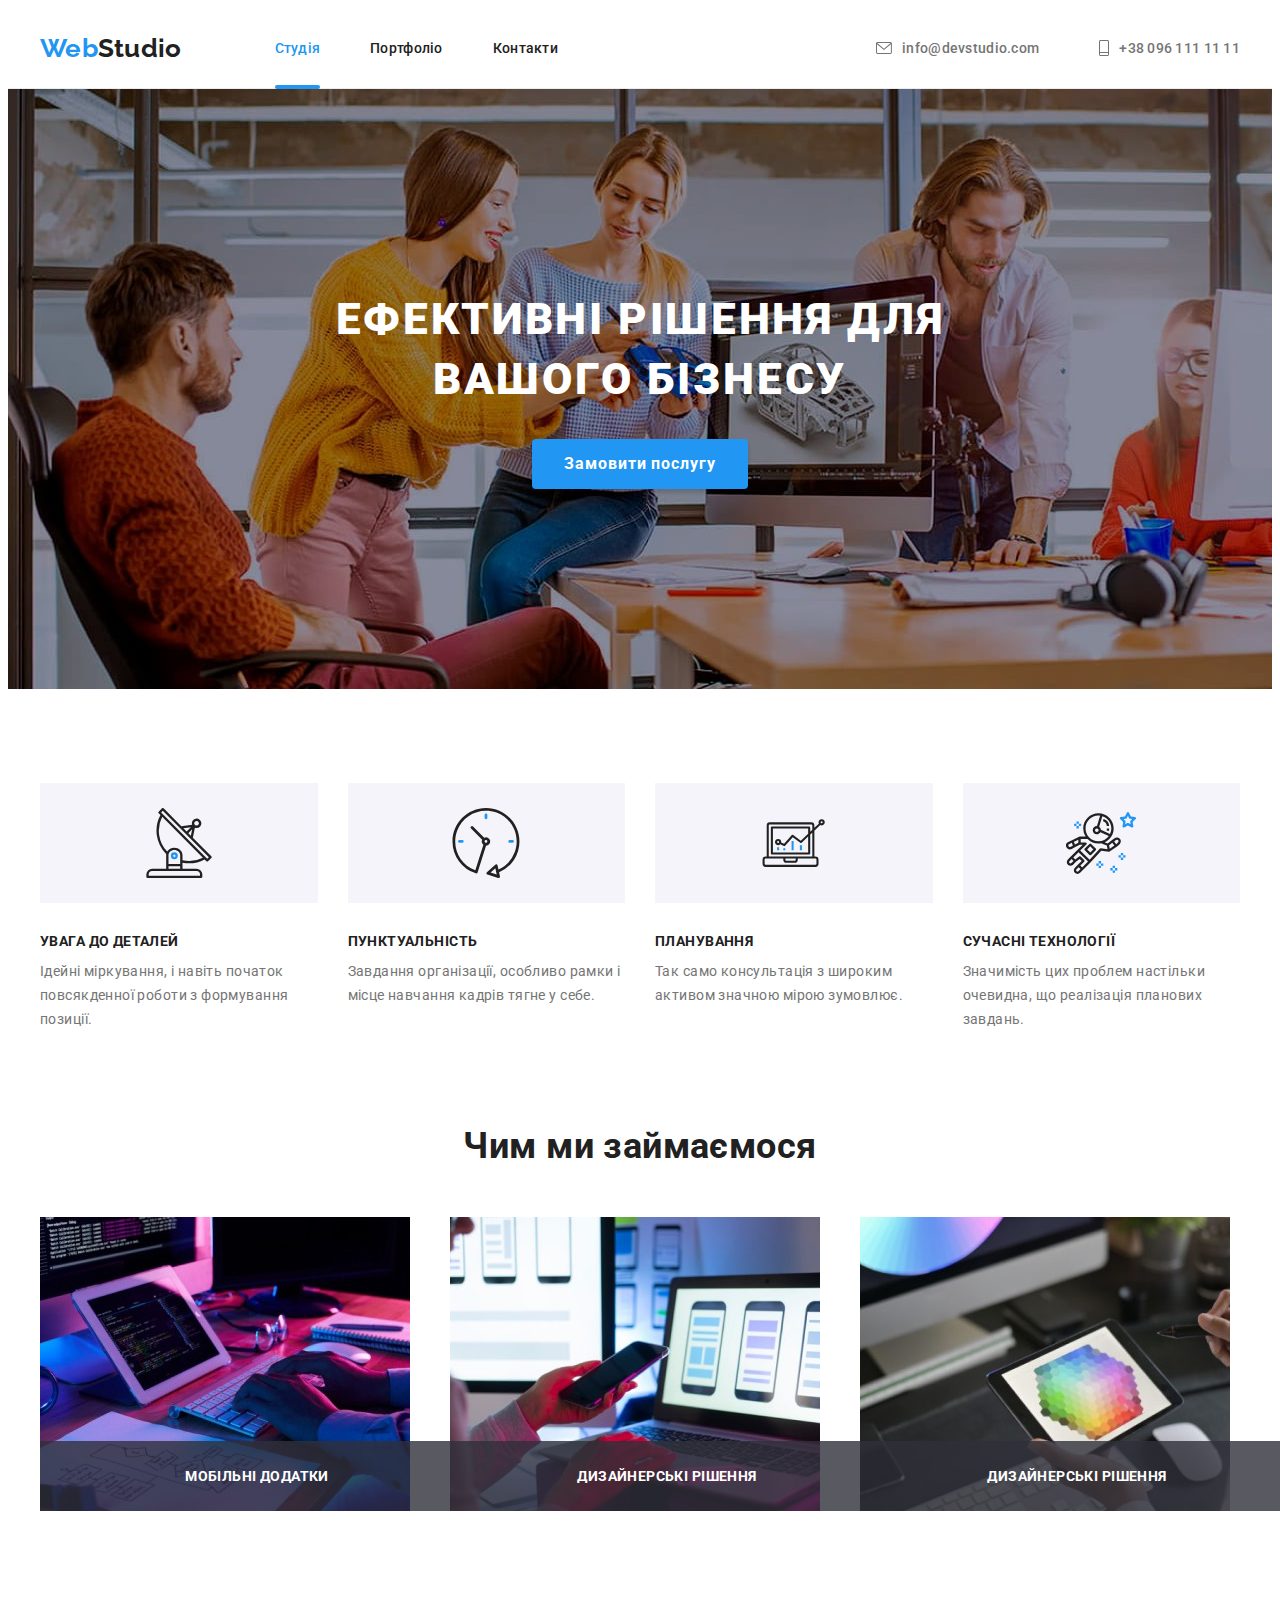
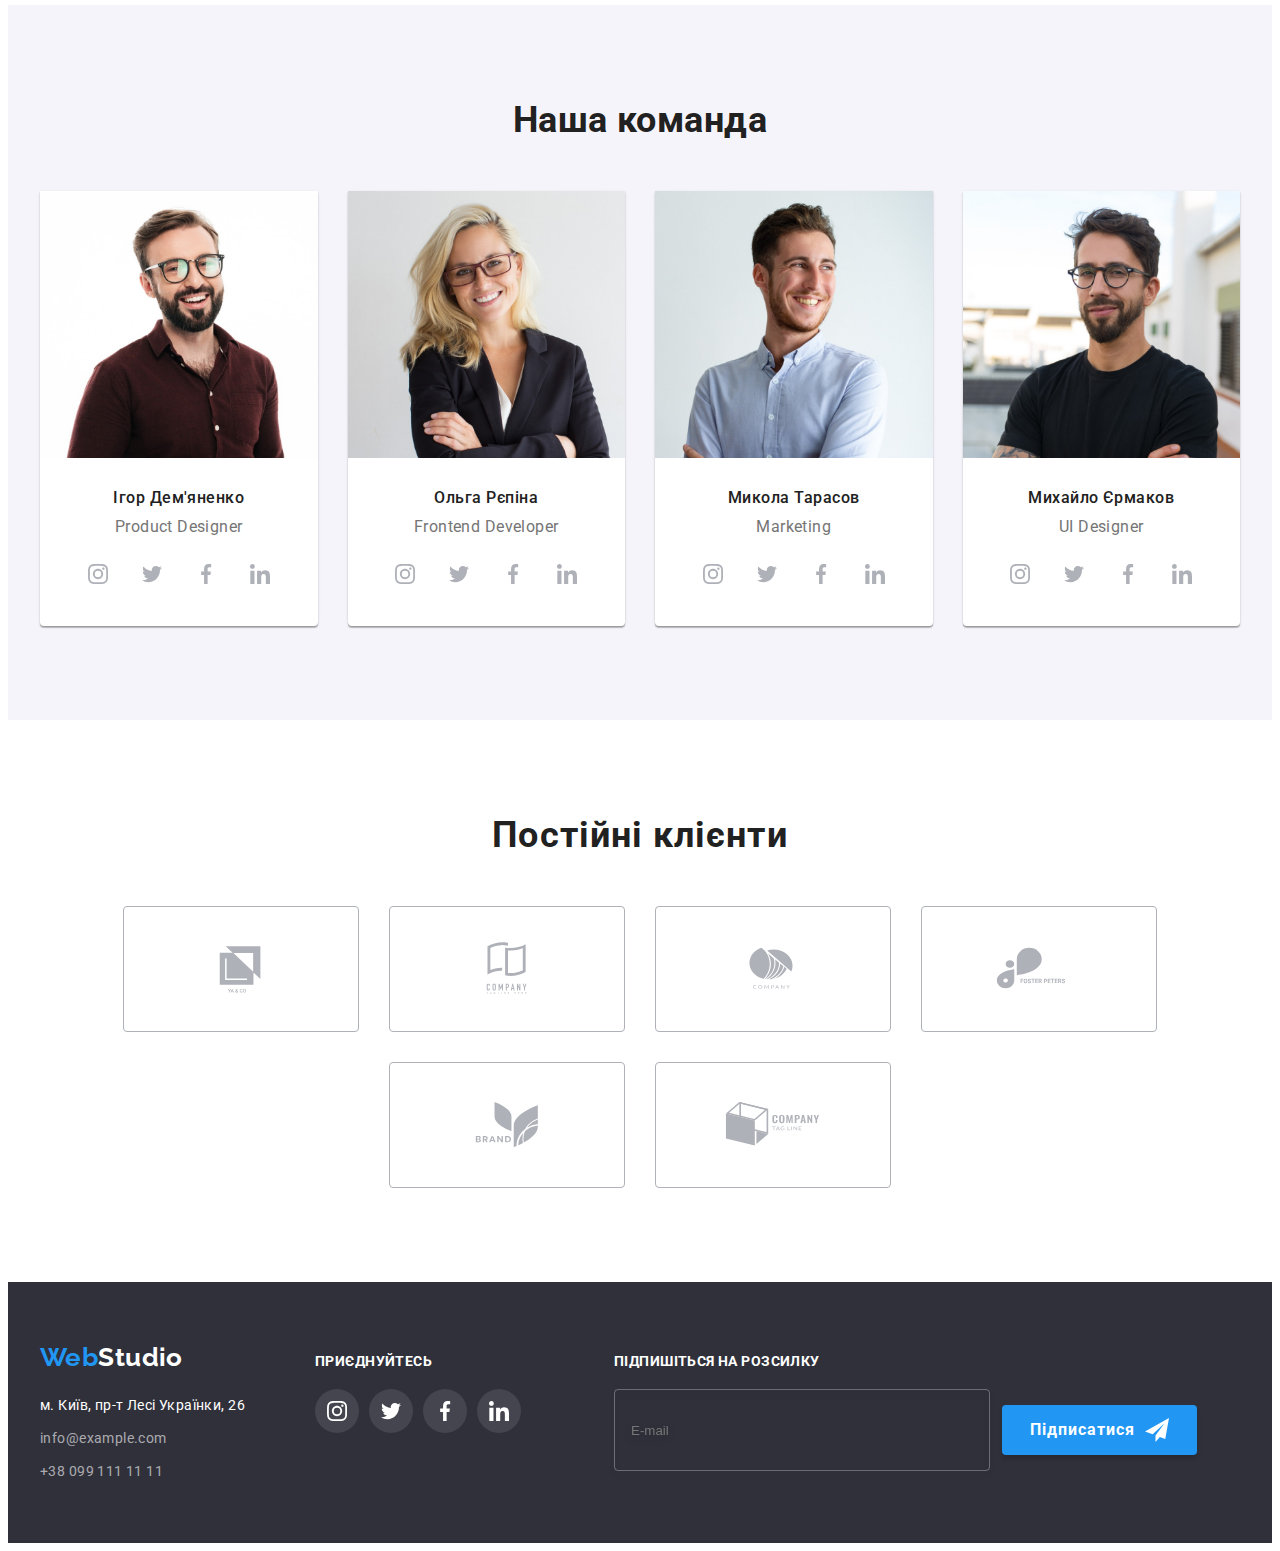
<file: index.html>
<!DOCTYPE html>
<html lang="uk">
  <head>
    <meta charset="UTF-8" />
    <meta http-equiv="X-UA-Compatible" content="IE=edge" />
    <meta name="viewport" content="width=device-width, initial-scale=1.0" />
    <title>Document</title>
    <!--Normalize start-->
    <link
      rel="stylesheet"
      href="https://cdnjs.cloudflare.com/ajax/libs/modern-normalize/1.1.0/modern-normalize.min.css"
      integrity="sha512-wpPYUAdjBVSE4KJnH1VR1HeZfpl1ub8YT/NKx4PuQ5NmX2tKuGu6U/JRp5y+Y8XG2tV+wKQpNHVUX03MfMFn9Q=="
      crossorigin="anonymous"
      referrerpolicy="no-referrer"
    />
    <!--Normalize end-->
    <link rel="preconnect" href="https://fonts.googleapis.com" />
    <link rel="preconnect" href="https://fonts.gstatic.com" crossorigin />
    <link
      rel="stylesheet"
      href="https://fonts.googleapis.com/css2?family=Raleway:wght@700&family=Roboto:wght@400;500;700;900&display=swap"
    />
    <link rel="stylesheet" href="./css/main.min.css" />
  </head>

  <body data-page>
    <!--Шапка профиля-->
    <header class="header" data-header>
      <div class="container header-nav">
        <a class="logo link" href="/">Web<span class="logo--black">Studio</span></a>
        <button class="menu__btn" type="button" data-menu-open>
          <svg class="menu__open-icon" width="40px" height="40px">
            <use href="./images/icons.svg#icon-menu"></use>
          </svg>
        </button>
        <div class="nav-contacts">
          <nav class="nav">
            <ul class="nav__list list">
              <li class="nav__item">
                <a class="nav__link nav-hover link nav__link--current-blu" href="index.html"
                  >Студія</a
                >
              </li>
              <li class="nav__item">
                <a class="nav__link nav-hover link" href="portfolio.html">Портфоліо</a>
              </li>
              <li class="nav__item">
                <a class="nav__link nav-hover link" href="./">Контакти</a>
              </li>
            </ul>
          </nav>
          <!--Contacts-->

          <ul class="contact list">
            <li class="contact__item">
              <a class="contact__link nav-hover link" href="mailto:info@devstudio.com"
                ><svg class="contact__icons" width="16px" height="12px">
                  <use href="./images/icons.svg#mail"></use></svg
                >info@devstudio.com</a
              >
            </li>
            <li class="contact__item">
              <a class="contact__link nav-hover link" href="tel:+380961111111"
                ><svg class="contact__icons" width="10px" height="16px">
                  <use href="./images/icons.svg#phone"></use></svg
                >+38 096 111 11 11</a
              >
            </li>
          </ul>
        </div>
      </div>
    </header>

    <!--hero section-->

    <main>
      <section class="hero section">
        <div class="container">
          <h1 class="hero__title">Ефективні рішення для вашого бізнесу</h1>
          <button class="hero__button" type="button" data-modal-open>Замовити послугу</button>
        </div>
      </section>

      <!--advantades-->
      <section class="advantades section">
        <div class="container">
          <ul class="advantades__list card-set list">
            <li class="advantades__item card-item">
              <div class="adventages__icons">
                <svg class="adventages--current-blu" width="70px" height="70px">
                  <use href="./images/icons.svg#antenna"></use>
                </svg>
              </div>
              <h3 class="advantades__title item-title">УВАГА ДО ДЕТАЛЕЙ</h3>
              <p class="advantades__article">
                Ідейні міркування, і навіть початок повсякденної роботи з формування позиції.
              </p>
            </li>
            <li class="advantades__item card-item">
              <div class="adventages__icons">
                <svg class="adventages--current-blu" width="70px" height="70px">
                  <use href="./images/icons.svg#clock"></use>
                </svg>
              </div>
              <h3 class="advantades__title item-title">ПУНКТУАЛЬНІСТЬ</h3>
              <p class="advantades__article">
                Завдання організації, особливо рамки і місце навчання кадрів тягне у себе.
              </p>
            </li>
            <li class="advantades__item card-item">
              <div class="adventages__icons">
                <svg class="adventages--current-blu" width="70px" height="70px">
                  <use href="./images/icons.svg#diagram"></use>
                </svg>
              </div>
              <h3 class="advantades__title item-title">ПЛАНУВАННЯ</h3>
              <p class="advantades__article">
                Так само консультація з широким активом значною мірою зумовлює.
              </p>
            </li>
            <li class="advantades__item card-item">
              <div class="adventages__icons">
                <svg class="adventages--current-blu" width="70px" height="70px">
                  <use href="./images/icons.svg#astronaut"></use>
                </svg>
              </div>
              <h3 class="advantades__title item-title">СУЧАСНІ ТЕХНОЛОГІЇ</h3>
              <p class="advantades__article">
                Значимість цих проблем настільки очевидна, що реалізація планових завдань.
              </p>
            </li>
          </ul>
        </div>
      </section>

      <!--Work section-->
      <section class="work section">
        <div class="container">
          <h2 class="section-title">Чим ми займаємося</h2>
          <ul class="work__list list card-set">
            <li class="work__item card-item">
              <!--Desktop screen-->
              <picture>
                <source
                  media="(min-width: 1200px )"
                  srcset="./images\work\img1@1x_lg.webp 1x, ./images\work\img1@2x_lg.webp 2x"
                  type="image/webp"
                />
                <source
                  media="(min-width: 1200px )"
                  srcset="./images\work\img1@1x_lg.jpg 1x, ./images\work\img1@2x_lg.jpg 2x"
                  type="image/jpg"
                />
                <img
                  src="./images\work\img1@1x_lg.jpg"
                  class="work__img"
                  alt="Розробка мобільних додатків"
                  width="370"
                  height="290"
                />
              </picture>
              <h3 class="work__overlay-text item-title">МОБІЛЬНІ ДОДАТКИ</h3>
            </li>

            <li class="work__item card-item">
              <!--Desktop screen-->
              <picture>
                <source
                  media="(min-width: 1200px )"
                  srcset="./images\work\img2@1x_lg.webp 1x, ./images\work\img2@2x_lg.webp 2x"
                  type="image/webp"
                />
                <source
                  media="(min-width: 1200px )"
                  srcset="./images\work\img2@1x_lg.jpg 1x, ./images\work\img2@2x_lg.jpg 2x"
                  type="image/jpg"
                />
                <img
                  src="./images\work\img2@1x_lg.jpg"
                  class="work__img"
                  alt="Розробка дизайну"
                  width="370"
                  height="290"
                />
              </picture>
              <h3 class="work__overlay-text item-title">ДИЗАЙНЕРСЬКІ РІШЕННЯ</h3>
            </li>

            <li class="work__item card-item">
              <!--Desktop screen-->
              <picture>
                <source
                  media="(min-width: 1200px )"
                  srcset="./images\work\img3@1x_lg.webp 1x, ./images\work\img3@2x_lg.webp 2x"
                  type="image/webp"
                />
                <source
                  media="(min-width: 1200px )"
                  srcset="./images\work\img3@1x_lg.jpg 1x, ./images\work\img3@2x_lg.jpg 2x"
                  type="image/jpg"
                />
                <img
                  src="./images\work\img3@1x_lg.jpg"
                  class="work__img"
                  alt="Розробка дизайну"
                  width="370"
                  height="290"
                />
              </picture>
              <h3 class="work__overlay-text item-title">ДИЗАЙНЕРСЬКІ РІШЕННЯ</h3>
            </li>
          </ul>
        </div>
      </section>

      <!--Our comand-->

      <section class="command section">
        <div class="container">
          <h2 class="section-title">Наша команда</h2>
          <ul class="command__list card-set list">
            <li class="item command__item card-item">
              <!--Picture tag-->
              <picture>
                <!--Desktop screen-->
                <source
                  media="(min-width: 1200px )"
                  srcset="./images\command\igor@1x_lg.webp 1x, ./images\command\igor@2x_lg.webp 2x"
                  type="image/webp"
                />
                <source
                  media="(min-width: 1200px )"
                  srcset="./images\command\igor@1x_lg.jpg 1x, ./images\command\igor@2x_lg.jpg 2x"
                  type="image/jpg"
                />

                <!--tablet screen-->
                <source
                  media="(min-width: 768px )"
                  srcset="./images\command\igor@1x_md.webp 1x, ./images\command\igor@2x_md.webp 2x"
                  type="image/webp"
                />
                <source
                  media="(min-width: 768px )"
                  srcset="./images\command\igor@1x_md.jpg 1x, ./images\command\igor@2x_md.jpg 2x"
                  type="image/jpg"
                />
                <!--mobile screen-->
                <source
                  media="(max-width: 767px )"
                  srcset="./images\command\igor@1x_sm.webp 1x, ./images\command\igor@2x_sm.webp 2x"
                  type="image/webp"
                />
                <source
                  media="(max-width: 767px )"
                  srcset="./images\command\igor@1x_sm.jpg 1x, ./images\command\igor@2x_sm.jpg 2x"
                  type="image/jpg"
                />

                <img
                  src="./images\command\igor@1x_sm.jpg"
                  class="command__img"
                  alt="Ігор Дем'яненко"
                  width="270"
                  height="260"
                />
              </picture>
              <div class="command__border">
                <h3 class="command__subtitle">Ігор Дем'яненко</h3>
                <p class="command__article">Product Designer</p>

                <!--Social-icons 1-->
                <ul class="social list">
                  <li class="social__item item">
                    <a
                      class="social__link link"
                      href=""
                      target="_blank"
                      rel="noopener noreferrer"
                      aria-label="instagram"
                      ><svg class="social--fill-grey" width="20px" height="20px">
                        <use href="./images/icons.svg#instagram"></use></svg
                    ></a>
                  </li>
                  <li class="social__item item">
                    <a
                      class="social__link link"
                      href=""
                      target="_blank"
                      rel="noopener noreferrer"
                      aria-label="twitter"
                      ><svg class="social--fill-grey" width="20px" height="20px">
                        <use href="./images/icons.svg#twitter"></use></svg
                    ></a>
                  </li>
                  <li class="social__item item">
                    <a
                      class="social__link link"
                      href=""
                      target="_blank"
                      rel="noopener noreferrer"
                      aria-label="facebook"
                      ><svg class="social--fill-grey" width="20px" height="20px">
                        <use href="./images/icons.svg#facebook"></use></svg
                    ></a>
                  </li>
                  <li class="social__item item">
                    <a
                      class="social__link link"
                      href=""
                      target="_blank"
                      rel="noopener noreferrer"
                      aria-label="linkedin"
                      ><svg class="social--fill-grey" width="20px" height="20px">
                        <use href="./images/icons.svg#linkedin"></use></svg
                    ></a>
                  </li>
                </ul>
              </div>
            </li>
            <li class="item command__item card-item">
              <picture>
                <!--Desktop screen-->
                <source
                  media="(min-width: 1200px )"
                  srcset="./images\command\olga@1x_lg.webp 1x, ./images\command\olga@2x_lg.webp 2x"
                  type="image/webp"
                />
                <source
                  media="(min-width: 1200px )"
                  srcset="./images\command\olga@1x_lg.jpg 1x, ./images\command\olga@2x_lg.jpg 2x"
                  type="image/jpg"
                />

                <!--tablet screen-->
                <source
                  media="(min-width: 768px )"
                  srcset="./images\command\olga@1x_md.webp 1x, ./images\command\olga@2x_md.webp 2x"
                  type="image/webp"
                />
                <source
                  media="(min-width: 768px )"
                  srcset="./images\command\olga@1x_md.jpg 1x, ./images\command\olga@2x_md.jpg 2x"
                  type="image/jpg"
                />
                <!--mobile screen-->
                <source
                  media="(max-width: 767px )"
                  srcset="./images\command\olga@1x_sm.webp 1x, ./images\command\olga@2x_sm.webp 2x"
                  type="image/webp"
                />
                <source
                  media="(max-width: 767px )"
                  srcset="./images\command\olga@1x_sm.jpg 1x, ./images\command\olga@2x_sm.jpg 2x"
                  type="image/jpg"
                />
                <img
                  src="./images\command\olga@1x_sm.jpg"
                  class="command__img"
                  alt="Ольга Рєпіна"
                  width="270"
                  height="260"
                />
              </picture>
              <div class="command__border">
                <h3 class="command__subtitle">Ольга Рєпіна</h3>
                <p class="command__article">Frontend Developer</p>

                <!--Social-icons 2-->
                <ul class="social list">
                  <li class="social__item item">
                    <a
                      class="social__link link"
                      href=""
                      target="_blank"
                      rel="noopener noreferrer"
                      aria-label="instagram"
                      ><svg class="social--fill-grey" width="20px" height="20px">
                        <use href="./images/icons.svg#instagram"></use></svg
                    ></a>
                  </li>
                  <li class="social__item item">
                    <a
                      class="social__link link"
                      href=""
                      target="_blank"
                      rel="noopener noreferrer"
                      aria-label="twitter"
                      ><svg class="social--fill-grey" width="20px" height="20px">
                        <use href="./images/icons.svg#twitter"></use></svg
                    ></a>
                  </li>
                  <li class="social__item item">
                    <a
                      class="social__link link"
                      href=""
                      target="_blank"
                      rel="noopener noreferrer"
                      aria-label="facebook"
                      ><svg class="social--fill-grey" width="20px" height="20px">
                        <use href="./images/icons.svg#facebook"></use></svg
                    ></a>
                  </li>
                  <li class="social__item item">
                    <a
                      class="social__link link"
                      href=""
                      target="_blank"
                      rel="noopener noreferrer"
                      aria-label="linkedin"
                      ><svg class="social--fill-grey" width="20px" height="20px">
                        <use href="./images/icons.svg#linkedin"></use></svg
                    ></a>
                  </li>
                </ul>
              </div>
            </li>
            <li class="item command__item card-item">
              <!--Desktop screen-->
              <picture>
                <source
                  media="(min-width: 1200px )"
                  srcset="
                    ./images\command\nikolay@1x_lg.webp 1x,
                    ./images\command\nikolay@2x_lg.webp 2x
                  "
                  type="image/webp"
                />
                <source
                  media="(min-width: 1200px )"
                  srcset="
                    ./images\command\nikolay@1x_lg.jpg 1x,
                    ./images\command\nikolay@2x_lg.jpg 2x
                  "
                  type="image/jpg"
                />

                <!--tablet screen-->
                <source
                  media="(min-width: 768px )"
                  srcset="
                    ./images\command\nikolay@1x_md.webp 1x,
                    ./images\command\nikolay@2x_md.webp 2x
                  "
                  type="image/webp"
                />
                <source
                  media="(min-width: 768px )"
                  srcset="
                    ./images\command\nikolay@1x_md.jpg 1x,
                    ./images\command\nikolay@2x_md.jpg 2x
                  "
                  type="image/jpg"
                />
                <!--mobile screen-->
                <source
                  media="(max-width: 767px )"
                  srcset="
                    ./images\command\nikolay@1x_sm.webp 1x,
                    ./images\command\nikolay@2x_sm.webp 2x
                  "
                  type="image/webp"
                />
                <source
                  media="(max-width: 767px )"
                  srcset="
                    ./images\command\nikolay@1x_sm.jpg 1x,
                    ./images\command\nikolay@2x_sm.jpg 2x
                  "
                  type="image/jpg"
                />
                <img
                  src="./images\command\nikolay@1x_sm"
                  class="command__img"
                  alt="Микола Тарасов"
                  width="270"
                  height="260"
                />
              </picture>
              <div class="command__border">
                <h3 class="command__subtitle">Микола Тарасов</h3>
                <p class="command__article">Marketing</p>

                <!--Social-icons 3-->
                <ul class="social list">
                  <li class="social__item item">
                    <a
                      class="social__link link"
                      href=""
                      target="_blank"
                      rel="noopener noreferrer"
                      aria-label="instagram"
                      ><svg class="social--fill-grey" width="20px" height="20px">
                        <use href="./images/icons.svg#instagram"></use></svg
                    ></a>
                  </li>
                  <li class="social__item item">
                    <a
                      class="social__link link"
                      href=""
                      target="_blank"
                      rel="noopener noreferrer"
                      aria-label="twitter"
                      ><svg class="social--fill-grey" width="20px" height="20px">
                        <use href="./images/icons.svg#twitter"></use></svg
                    ></a>
                  </li>
                  <li class="social__item item">
                    <a
                      class="social__link link"
                      href=""
                      target="_blank"
                      rel="noopener noreferrer"
                      aria-label="facebook"
                      ><svg class="social--fill-grey" width="20px" height="20px">
                        <use href="./images/icons.svg#facebook"></use></svg
                    ></a>
                  </li>
                  <li class="social__item item">
                    <a
                      class="social__link link"
                      href=""
                      target="_blank"
                      rel="noopener noreferrer"
                      aria-label="linkedin"
                      ><svg class="social--fill-grey" width="20px" height="20px">
                        <use href="./images/icons.svg#linkedin"></use></svg
                    ></a>
                  </li>
                </ul>
              </div>
            </li>
            <li class="item command__item card-item">
              <picture>
                <!--desktop screen-->
                <source
                  media="(min-width: 1200px )"
                  srcset="
                    ./images\command\michail@1x_lg.webp 1x,
                    ./images\command\michail@2x_lg.webp 2x
                  "
                  type="image/webp"
                />
                <source
                  media="(min-width: 1200px )"
                  srcset="
                    ./images\command\michail@1x_lg.jpg 1x,
                    ./images\command\michail@2x_lg.jpg 2x
                  "
                  type="image/jpg"
                />

                <!--tablet screen-->
                <source
                  media="(min-width: 768px )"
                  srcset="
                    ./images\command\michail@1x_md.webp 1x,
                    ./images\command\michail@2x_md.webp 2x
                  "
                  type="image/webp"
                />
                <source
                  media="(min-width: 768px )"
                  srcset="
                    ./images\command\michail@1x_md.jpg 1x,
                    ./images\command\michail@2x_md.jpg 2x
                  "
                  type="image/jpg"
                />
                <!--mobile screen-->
                <source
                  media="(max-width: 767px )"
                  srcset="
                    ./images\command\michail@1x_sm.webp 1x,
                    ./images\command\michail@2x_sm.webp 2x
                  "
                  type="image/webp"
                />
                <source
                  media="(max-width: 767px )"
                  srcset="
                    ./images\command\michail@1x_sm.jpg 1x,
                    ./images\command\michail@2x_sm.jpg 2x
                  "
                  type="image/jpg"
                />
                <img
                  src="./images\command\michail@1x_sm.jpg"
                  class="command__img"
                  alt="Михайло Єрмаков"
                  width="270"
                  height="260"
                />
              </picture>
              <div class="command__border">
                <h3 class="command__subtitle">Михайло Єрмаков</h3>
                <p class="command__article">UI Designer</p>

                <!--Social-icons 4-->
                <ul class="social list">
                  <li class="social__item item">
                    <a
                      class="social__link link"
                      href=""
                      target="_blank"
                      rel="noopener noreferrer"
                      aria-label="instagram"
                      ><svg class="social--fill-grey" width="20px" height="20px">
                        <use href="./images/icons.svg#instagram"></use></svg
                    ></a>
                  </li>
                  <li class="social__item item">
                    <a
                      class="social__link link"
                      href=""
                      target="_blank"
                      rel="noopener noreferrer"
                      aria-label="twitter"
                      ><svg class="social--fill-grey" width="20px" height="20px">
                        <use href="./images/icons.svg#twitter"></use></svg
                    ></a>
                  </li>
                  <li class="social__item item">
                    <a
                      class="social__link link"
                      href=""
                      target="_blank"
                      rel="noopener noreferrer"
                      aria-label="facebook"
                      ><svg class="social--fill-grey" width="20px" height="20px">
                        <use href="./images/icons.svg#facebook"></use></svg
                    ></a>
                  </li>
                  <li class="social__item item">
                    <a
                      class="social__link link"
                      href=""
                      target="_blank"
                      rel="noopener noreferrer"
                      aria-label="linkedin"
                      ><svg class="social--fill-grey" width="20px" height="20px">
                        <use href="./images/icons.svg#linkedin"></use></svg
                    ></a>
                  </li>
                </ul>
              </div>
            </li>
          </ul>
        </div>
      </section>

      <!--CUSTOMERS-->

      <section class="customers section">
        <h2 class="customers__title section-title">Постійні клієнти</h2>
        <div class="container">
          <ul class="customers__list list card-set">
            <li class="customers__item card-item">
              <a
                href=""
                class="customers__link"
                target="_blank"
                rel="noopener noreferrer"
                aria-label="logo-company"
                ><svg class="customers__icon" width="106px" height="60px">
                  <use href="./images/icons.svg#logo1"></use></svg
              ></a>
            </li>
            <li class="customers__item card-item">
              <a
                href=""
                class="customers__link"
                target="_blank"
                rel="noopener noreferrer"
                aria-label="logo-company"
                ><svg class="customers__icon" width="106px" height="60px">
                  <use href="./images/icons.svg#logo2"></use></svg
              ></a>
            </li>
            <li class="customers__item card-item">
              <a
                href=""
                class="customers__link"
                target="_blank"
                rel="noopener noreferrer"
                aria-label="logo-company"
                ><svg class="customers__icon" width="106px" height="60px">
                  <use href="./images/icons.svg#logo3"></use></svg
              ></a>
            </li>
            <li class="customers__item card-item">
              <a
                href=""
                class="customers__link"
                target="_blank"
                rel="noopener noreferrer"
                aria-label="logo-company"
                ><svg class="customers__icon" width="106px" height="60px">
                  <use href="./images/icons.svg#logo4"></use></svg
              ></a>
            </li>
            <li class="customers__item card-item">
              <a
                href=""
                class="customers__link"
                target="_blank"
                rel="noopener noreferrer"
                aria-label="logo-company"
                ><svg class="customers__icon" width="106px" height="60px">
                  <use href="./images/icons.svg#logo5"></use></svg
              ></a>
            </li>
            <li class="customers__item card-item">
              <a
                href=""
                class="customers__link"
                target="_blank"
                rel="noopener noreferrer"
                aria-label="logo-company"
                ><svg class="customers__icon" width="106px" height="60px">
                  <use href="./images/icons.svg#logo6"></use></svg
              ></a>
            </li>
          </ul>
        </div>
      </section>
    </main>

    <!--Footer-->

    <footer class="footer">
      <div class="container footer-media">
        <div class="footer-laptop">
          <div class="footer__container">
            <a class="logo link" href="/"> Web<span class="logo--white">Studio</span></a>
            <address class="footer__adress">
              <ul class="footer__adress-list list">
                <li class="footer__adress-item">
                  <a
                    class="footer__adress-link link"
                    href="https://goo.gl/maps/TSJkPxfqwCvXyevN7"
                    rel="noreferrer noopener"
                    target="_blank"
                    >м. Київ, пр-т Лесі Українки, 26</a
                  >
                </li>
                <li class="footer__adress-item">
                  <a class="footer__adress-link footer-link-cl link" href="mailto:info@example.com"
                    >info@example.com</a
                  >
                </li>
                <li class="footer__adress-item">
                  <a class="footer__adress-link footer-link-cl link" href="tel:+380991111111"
                    >+38 099 111 11 11</a
                  >
                </li>
              </ul>
            </address>
          </div>

          <!--Join-in-->
          <div class="join">
            <h2 class="join__title item-title">приєднуйтесь</h2>
            <ul class="social list">
              <li class="social__item">
                <a href="" class="social__link join--grey-bg">
                  <svg class="join--fill-white" width="20px" height="20px">
                    <use href="./images/icons.svg#instagram"></use>
                  </svg>
                </a>
              </li>
              <li class="social__item">
                <a href="" class="social__link join--grey-bg">
                  <svg class="join--fill-white" width="20px" height="20px">
                    <use href="./images/icons.svg#twitter"></use>
                  </svg>
                </a>
              </li>
              <li class="social__item">
                <a href="" class="social__link join--grey-bg">
                  <svg class="join--fill-white" width="20px" height="20px">
                    <use href="./images/icons.svg#facebook"></use>
                  </svg>
                </a>
              </li>
              <li class="social__item">
                <a href="" class="social__link join--grey-bg">
                  <svg class="join--fill-white" width="20px" height="20px">
                    <use href="./images/icons.svg#linkedin"></use>
                  </svg>
                </a>
              </li>
            </ul>
          </div>
        </div>

        <!--Footer form-->
        <div class="footer__form">
          <h2 class="join__title item-title footer__form-title">Підпишіться на розсилку</h2>
          <form class="footer__form-email card-set">
            <label class="footer__label">
              <input class="footer__input" name="Пошта" type="email" placeholder="E-mail" />
            </label>
            <button class="footer__button hero__button" type="submit">
              Підписатися
              <svg width="24px" height="24px">
                <use href="./images/icons.svg#icon-footer-icon"></use>
              </svg>
            </button>
          </form>
        </div>
      </div>
    </footer>

    <!--Modal window-->

    <div class="backdrop is-hidden" data-modal>
      <div class="backdrop__modal">
        <button class="backdrop__btn" type="button" data-modal-close>
          <svg class="backdrop__btn-icon" width="11px" height="11px">
            <use href="./images/icons.svg#close-icon"></use>
          </svg>
        </button>
        <!--Form-modal-->
        <form class="form">
          <strong class="form__title">Залиште свої дані, ми вам передзвонимо</strong>
          <div class="form__group" role="group">
            <span class="form__text">Ім'я</span>
            <label class="form__label">
              <input class="form__input" name="Ім'я" type="text" />
              <svg class="form__icon" width="18px" height="18px">
                <use href="./images/icons.svg#icon-form-person"></use></svg
            ></label>

            <span class="form__text">Телефон</span>
            <label class="form__label">
              <input class="form__input" name="Телефон" type="tel" />
              <svg class="form__icon" width="18px" height="18px">
                <use href="./images/icons.svg#icon-form-phone"></use></svg
            ></label>

            <span class="form__text">Пошта</span>
            <label class="form__label">
              <input class="form__input" name="Пошта" type="email" />
              <svg class="form__icon" width="18px" height="18px">
                <use href="./images/icons.svg#icon-form-email"></use>
              </svg>
            </label>

            <span class="form__text">Коментарі</span>
            <label class="form__label">
              <textarea
                class="form__textarea"
                name="Comments"
                cols="30"
                rows="5"
                placeholder="Введіть текст"
              ></textarea>
            </label>
          </div>
          <!--checkbox-->
          <label class="checkbox">
            <input
              class="checkbox__input visually-hidden"
              name="checkbox"
              type="checkbox"
              checked
            />
            <svg class="checkbox__icon" width="16px" height="15px">
              <use class="checkbox--icon-uncheck" href="./images/icons.svg#icon-icon-uncheck"></use>
              <use class="checkbox--icon-check" href="./images/icons.svg#icon-icon-check"></use>
            </svg>
            <span class="checkbox__text"
              >Погоджуюся з розсилкою та приймаю
              <a class="checkbox__contract" target="_blank" rel="noopener noreferrer" href=""
                >Умови договору</a
              >
            </span>
          </label>
          <button class="form__button hero__button" type="submit">Відправити</button>
        </form>
      </div>
    </div>

    <!--Mobile-menu-->
    <div class="menu-overlay" data-menu>
      <div class="menu-container">
        <button class="menu__btn--close menu__btn" type="button" data-menu-close>
          <svg class="menu__close-icon" width="40px" height="40px">
            <use href="./images/icons.svg#icon-close"></use>
          </svg>
        </button>
        <ul class="mobile__list list">
          <li class="mobile__item">
            <a href="./index.html" class="mobile__link mobile__link--blu link">Студія</a>
          </li>
          <li class="mobile__item">
            <a href="./portfolio.html" class="mobile__link link">Портфоліо</a>
          </li>
          <li class="mobile__item"><a href="" class="mobile__link link">Контакти</a></li>
        </ul>
        <ul class="mobile-contact__list list">
          <li class="mobile-contact__item">
            <a class="mobile-contact__link link" href="+380961111111">+380961111111</a>
          </li>
          <li class="mobile-contact__item">
            <a
              class="mobile-contact__link mobile-contact__link--grey link"
              href="mailto:info@devstudio.com"
              >info@devstudio.com</a
            >
          </li>
        </ul>
        <ul class="mobile-social__list list">
          <li class="mobile-social__item">
            <a href="" class="mobile-social__link link">Instagram</a>
          </li>
          <li class="mobile-social__item">
            <a href="" class="mobile-social__link link">Twitter</a>
          </li>
          <li class="mobile-social__item">
            <a href="" class="mobile-social__link link">Facebook</a>
          </li>
          <li class="mobile-social__item">
            <a href="" class="mobile-social__link link">LinkedIn</a>
          </li>
        </ul>
      </div>
    </div>
    <script src="./js/modal.js"></script>
    <script src="./js/menu.js"></script>
  </body>
</html>
</file>
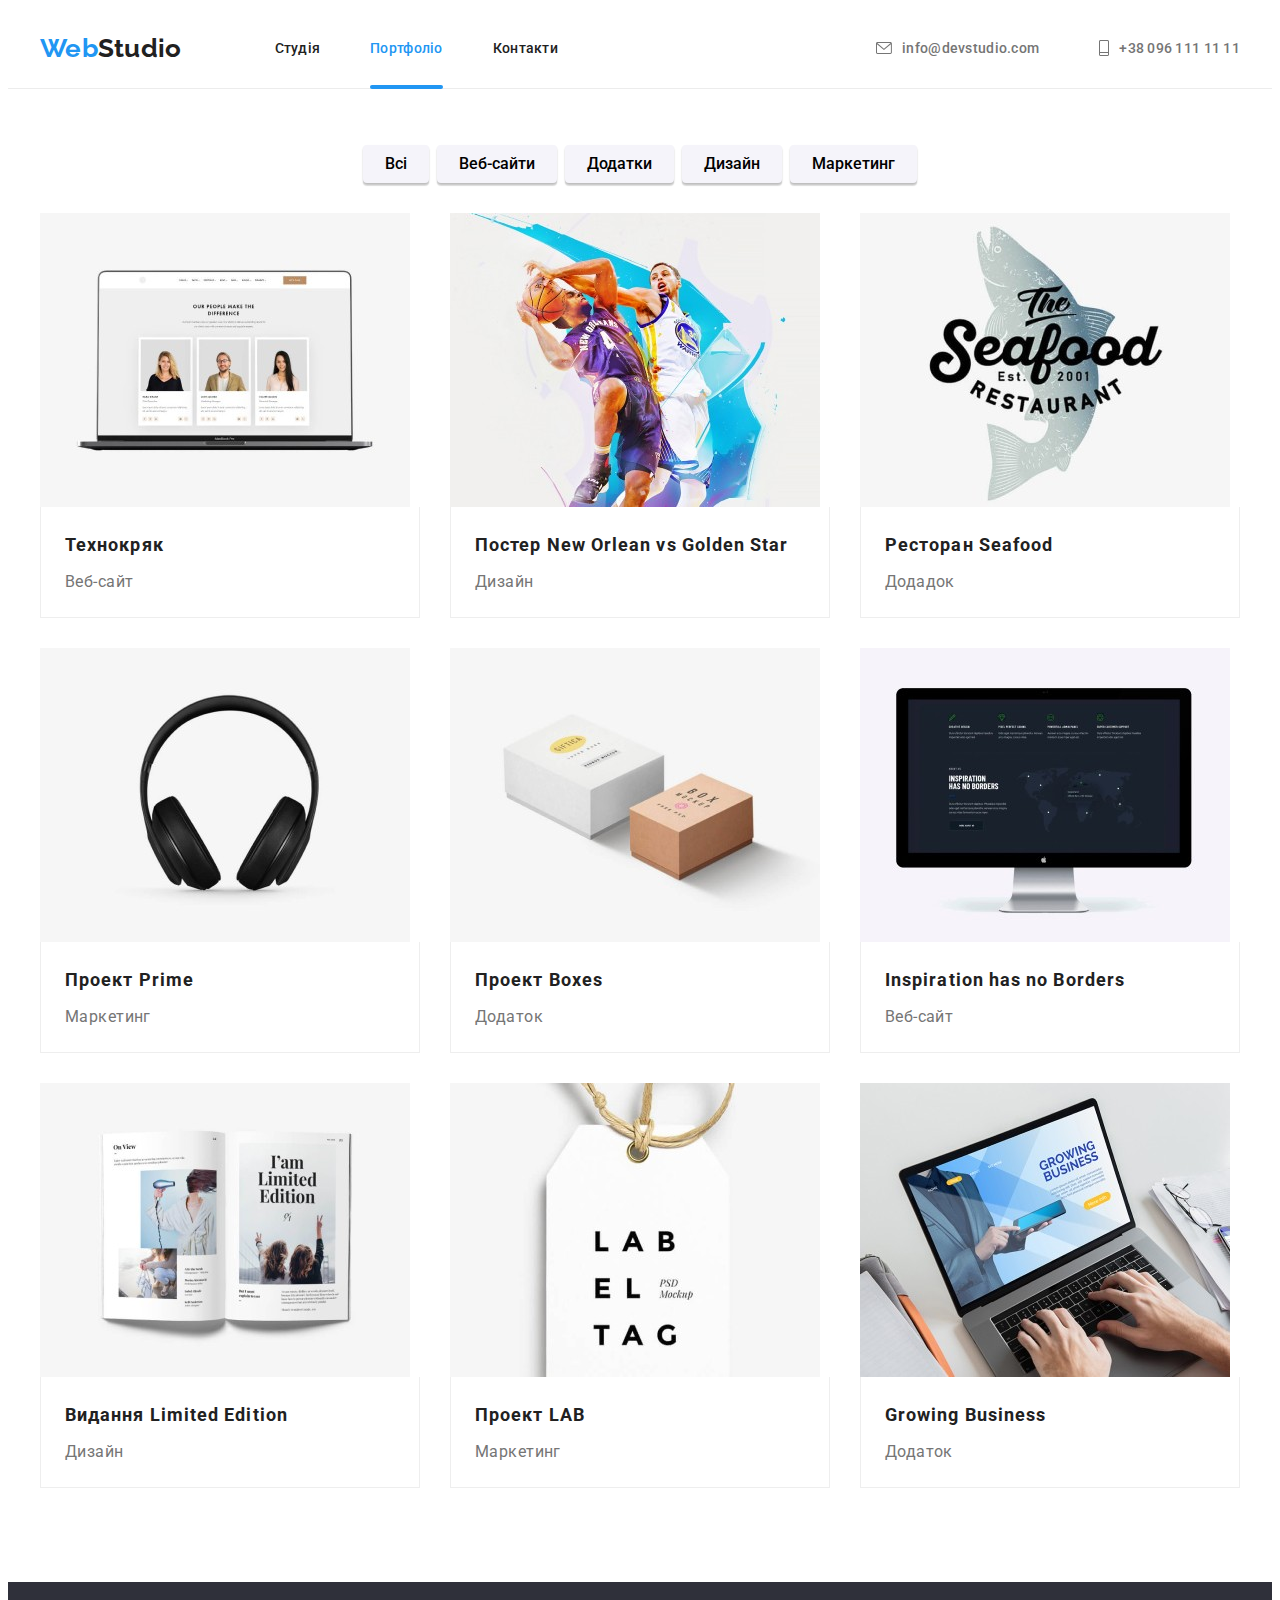
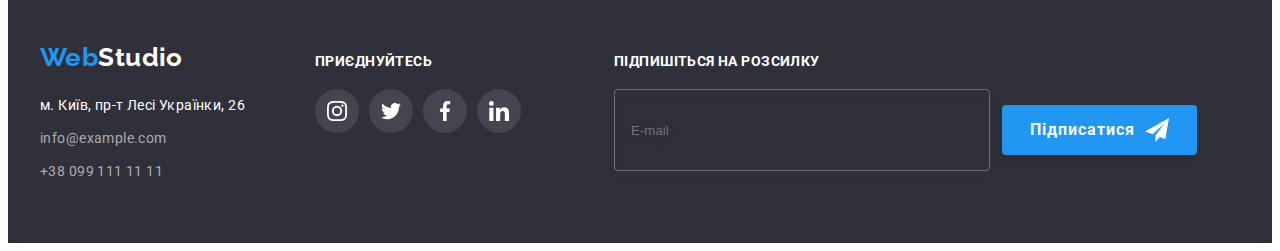
<file: portfolio.html>
<!DOCTYPE html>
<html lang="uk">
  <head>
    <meta charset="UTF-8" />
    <meta http-equiv="X-UA-Compatible" content="IE=edge" />
    <meta name="viewport" content="width=device-width, initial-scale=1.0" />
    <title>Document</title>
    <!--Normalize start-->
    <link
      rel="stylesheet"
      href="https://cdnjs.cloudflare.com/ajax/libs/modern-normalize/1.1.0/modern-normalize.min.css"
      integrity="sha512-wpPYUAdjBVSE4KJnH1VR1HeZfpl1ub8YT/NKx4PuQ5NmX2tKuGu6U/JRp5y+Y8XG2tV+wKQpNHVUX03MfMFn9Q=="
      crossorigin="anonymous"
      referrerpolicy="no-referrer"
    />
    <!--Normalize end-->
    <link rel="preconnect" href="https://fonts.googleapis.com" />
    <link rel="preconnect" href="https://fonts.gstatic.com" crossorigin />
    <link
      rel="stylesheet"
      href="https://fonts.googleapis.com/css2?family=Raleway:wght@700&family=Roboto:wght@400;500;700;900&display=swap"
    />
    <link rel="stylesheet" href="./css/main.min.css" />
  </head>

  <body>
    <!--Шапка профиля-->
    <header class="header" data-header>
      <div class="container header-nav">
        <a class="logo link" href="/">Web<span class="logo--black">Studio</span></a>
        <button class="menu__btn" type="button" data-menu-open>
          <svg class="menu__open-icon" width="40px" height="40px">
            <use href="./images/icons.svg#icon-menu"></use>
          </svg>
        </button>
        <div class="nav-contacts">
          <nav class="nav">
            <ul class="nav__list list">
              <li class="nav__item">
                <a class="nav__link nav-hover link" href="index.html">Студія</a>
              </li>
              <li class="nav__item">
                <a class="nav__link nav-hover link nav__link--current-blu" href="portfolio.html"
                  >Портфоліо</a
                >
              </li>
              <li class="nav__item">
                <a class="nav__link nav-hover link" href="./">Контакти</a>
              </li>
            </ul>
          </nav>
          <!--Contacts-->

          <ul class="contact list">
            <li class="contact__item">
              <a class="contact__link nav-hover link" href="mailto:info@devstudio.com"
                ><svg class="contact__icons" width="16px" height="12px">
                  <use href="./images/icons.svg#mail"></use></svg
                >info@devstudio.com</a
              >
            </li>
            <li class="contact__item">
              <a class="contact__link nav-hover link" href="tel:+380961111111"
                ><svg class="contact__icons" width="10px" height="16px">
                  <use href="./images/icons.svg#phone"></use></svg
                >+38 096 111 11 11</a
              >
            </li>
          </ul>
        </div>
      </div>
    </header>

    <!--Проекти-->
    <main>
      <section class="projects section">
        <div class="container">
          <h1 class="visually-hidden">Projects</h1>
          <ul class="projects__list list">
            <li class="projects__item">
              <button class="projects__btn" type="button">Всі</button>
            </li>
            <li class="projects__item">
              <button class="projects__btn" type="button">Веб-сайти</button>
            </li>
            <li class="projects__item">
              <button class="projects__btn" type="button">Додатки</button>
            </li>
            <li class="projects__item">
              <button class="projects__btn" type="button">Дизайн</button>
            </li>
            <li class="projects__item">
              <button class="projects__btn" type="button">Маркетинг</button>
            </li>
          </ul>

          <!--Portfolio-->

          <ul class="portfolio list card-set">
            <li class="portfolio__item card-item">
              <a class="portfolio__link link" href="">
                <div class="portfolio__photo">
                  <picture>
                    <!--Desktop screen-->
                    <source
                      media="(min-width: 1200px )"
                      srcset="
                        ./images\portfolio-images\img1@1x_lg.webp 1x,
                        ./images\portfolio-images\img1@2x_lg.webp 2x
                      "
                      type="image/webp"
                    />
                    <source
                      media="(min-width: 1200px )"
                      srcset="
                        ./images\portfolio-images\img1@1x_lg.jpg 1x,
                        ./images\portfolio-images\img1@2x_lg.jpg 2x
                      "
                      type="image/jpg"
                    />
                    <!--tablet screen-->
                    <source
                      media="(min-width: 768px )"
                      srcset="
                        ./images\portfolio-images\img1@1x_md.webp 1x,
                        ./images\portfolio-images\img1@2x_md.webp 2x
                      "
                      type="image/webp"
                    />
                    <source
                      media="(min-width: 768px )"
                      srcset="
                        ./images\portfolio-images\img1@1x_md.jpg 1x,
                        ./images\portfolio-images\img1@2x_md.jpg 2x
                      "
                      type="image/jpg"
                    />

                    <!--mobile screen-->

                    <source
                      media="(max-width: 768px )"
                      srcset="
                        ./images\portfolio-images\img1@1x_sm.webp 1x,
                        ./images\portfolio-images\img1@2x_sm.webp 2x
                      "
                      type="image/webp"
                    />
                    <source
                      media="(max-width: 768px )"
                      srcset="
                        ./images\portfolio-images\img1@1x_sm.jpg 1x,
                        ./images\portfolio-images\img1@2x_sm.jpg 2x
                      "
                      type="image/jpg"
                    />
                    <img
                      class="portfolio__img"
                      src="/images\portfolio-images\img1@1x_sm.jpg"
                      alt="Технокряк"
                      width="370"
                      height="294"
                    />
                  </picture>
                  <div class="portfolio__overlay">
                    <p class="portfolio__overlay-text">
                      Ресурс пропонує комплексні пропозиції з різним рівнем функціоналу та сервісів.
                      Все це дозволить відвідувачу отримати вичерпні відомості про компанію чи
                      приватну особу.
                    </p>
                  </div>
                </div>
                <div class="portfolio__border">
                  <h2 class="portfolio__title">Технокряк</h2>
                  <p class="portfolio__article">Веб-сайт</p>
                </div>
              </a>
            </li>
            <li class="portfolio__item card-item">
              <a class="portfolio__link link" href="">
                <div class="portfolio__photo">
                  <picture>
                    <!--Desktop screen-->
                    <source
                      media="(min-width: 1200px )"
                      srcset="
                        ./images\portfolio-images\img2@1x_lg.webp 1x,
                        ./images\portfolio-images\img2@2x_lg.webp 2x
                      "
                      type="image/webp"
                    />
                    <source
                      media="(min-width: 1200px )"
                      srcset="
                        ./images\portfolio-images\img2@1x_lg.jpg 1x,
                        ./images\portfolio-images\img2@2x_lg.jpg 2x
                      "
                      type="image/jpg"
                    />
                    <!--tablet screen-->
                    <source
                      media="(min-width: 768px )"
                      srcset="
                        ./images\portfolio-images\img2@1x_md.webp 1x,
                        ./images\portfolio-images\img2@2x_md.webp 2x
                      "
                      type="image/webp"
                    />
                    <source
                      media="(min-width: 768px )"
                      srcset="
                        ./images\portfolio-images\img2@1x_md.jpg 1x,
                        ./images\portfolio-images\img2@2x_md.jpg 2x
                      "
                      type="image/jpg"
                    />

                    <!--mobile screen-->

                    <source
                      media="(max-width: 768px )"
                      srcset="
                        ./images\portfolio-images\img2@1x_sm.webp 1x,
                        ./images\portfolio-images\img2@2x_sm.webp 2x
                      "
                      type="image/webp"
                    />
                    <source
                      media="(max-width: 768px )"
                      srcset="
                        ./images\portfolio-images\img2@1x_sm.jpg 1x,
                        ./images\portfolio-images\img2@2x_sm.jpg 2x
                      "
                      type="image/jpg"
                    />
                    <img
                      class="portfolio__img"
                      src="./images/portfolio-images/img2.jpg"
                      alt="Постер New Orlean vs Golden Star"
                      width="370"
                      height="294"
                    />
                  </picture>
                  <div class="portfolio__overlay">
                    <p class="portfolio__overlay-text">
                      Ресурс пропонує комплексні пропозиції з різним рівнем функціоналу та сервісів.
                      Все це дозволить відвідувачу отримати вичерпні відомості про компанію чи
                      приватну особу.
                    </p>
                  </div>
                </div>
                <div class="portfolio__border">
                  <h2 class="portfolio__title">Постер New Orlean vs Golden Star</h2>
                  <p class="portfolio__article">Дизайн</p>
                </div>
              </a>
            </li>
            <li class="portfolio__item card-item">
              <a class="portfolio__link link" href="">
                <div class="portfolio__photo">
                  <picture>
                    <!--Desktop screen-->
                    <source
                      media="(min-width: 1200px )"
                      srcset="
                        ./images\portfolio-images\img3@1x_lg.webp 1x,
                        ./images\portfolio-images\img3@2x_lg.webp 2x
                      "
                      type="image/webp"
                    />
                    <source
                      media="(min-width: 1200px )"
                      srcset="
                        ./images\portfolio-images\img3@1x_lg.jpg 1x,
                        ./images\portfolio-images\img3@2x_lg.jpg 2x
                      "
                      type="image/jpg"
                    />
                    <!--tablet screen-->
                    <source
                      media="(min-width: 768px )"
                      srcset="
                        ./images\portfolio-images\img3@1x_md.webp 1x,
                        ./images\portfolio-images\img3@2x_md.webp 2x
                      "
                      type="image/webp"
                    />
                    <source
                      media="(min-width: 768px )"
                      srcset="
                        ./images\portfolio-images\img3@1x_md.jpg 1x,
                        ./images\portfolio-images\img3@2x_md.jpg 2x
                      "
                      type="image/jpg"
                    />

                    <!--mobile screen-->

                    <source
                      media="(max-width: 768px )"
                      srcset="
                        ./images\portfolio-images\img3@1x_sm.webp 1x,
                        ./images\portfolio-images\img3@2x_sm.webp 2x
                      "
                      type="image/webp"
                    />
                    <source
                      media="(max-width: 768px )"
                      srcset="
                        ./images\portfolio-images\img3@1x_sm.jpg 1x,
                        ./images\portfolio-images\img3@2x_sm.jpg 2x
                      "
                      type="image/jpg"
                    />
                    <img
                      class="portfolio__img"
                      src="./images\portfolio-images\img3@1x_sm.jpg"
                      alt="Ресторан Seafood"
                      width="370"
                      height="294"
                    />
                  </picture>
                  <div class="portfolio__overlay">
                    <p class="portfolio__overlay-text">
                      Ресурс пропонує комплексні пропозиції з різним рівнем функціоналу та сервісів.
                      Все це дозволить відвідувачу отримати вичерпні відомості про компанію чи
                      приватну особу.
                    </p>
                  </div>
                </div>
                <div class="portfolio__border">
                  <h2 class="portfolio__title">Ресторан Seafood</h2>
                  <p class="portfolio__article">Додадок</p>
                </div>
              </a>
            </li>
            <li class="portfolio__item card-item">
              <a class="portfolio__link link" href="">
                <div class="portfolio__photo">
                  <picture>
                    <!--Desktop screen-->
                    <source
                      media="(min-width: 1200px )"
                      srcset="
                        ./images\portfolio-images\img4@1x_lg.webp 1x,
                        ./images\portfolio-images\img4@2x_lg.webp 2x
                      "
                      type="image/webp"
                    />
                    <source
                      media="(min-width: 1200px )"
                      srcset="
                        ./images\portfolio-images\img4@1x_lg.jpg 1x,
                        ./images\portfolio-images\img4@2x_lg.jpg 2x
                      "
                      type="image/jpg"
                    />
                    <!--tablet screen-->
                    <source
                      media="(min-width: 768px )"
                      srcset="
                        ./images\portfolio-images\img4@1x_md.webp 1x,
                        ./images\portfolio-images\img4@2x_md.webp 2x
                      "
                      type="image/webp"
                    />
                    <source
                      media="(min-width: 768px )"
                      srcset="
                        ./images\portfolio-images\img4@1x_md.jpg 1x,
                        ./images\portfolio-images\img4@2x_md.jpg 2x
                      "
                      type="image/jpg"
                    />

                    <!--mobile screen-->

                    <source
                      media="(max-width: 768px )"
                      srcset="
                        ./images\portfolio-images\img4@1x_sm.webp 1x,
                        ./images\portfolio-images\img4@2x_sm.webp 2x
                      "
                      type="image/webp"
                    />
                    <source
                      media="(max-width: 768px )"
                      srcset="
                        ./images\portfolio-images\img4@1x_sm.jpg 1x,
                        ./images\portfolio-images\img4@2x_sm.jpg 2x
                      "
                      type="image/jpg"
                    />
                    <img
                      class="portfolio__img"
                      src="./images\portfolio-images\img4@1x_sm.jpg"
                      alt="Проект Prime"
                      width="370"
                      height="294"
                    />
                  </picture>
                  <div class="portfolio__overlay">
                    <p class="portfolio__overlay-text">
                      Ресурс пропонує комплексні пропозиції з різним рівнем функціоналу та сервісів.
                      Все це дозволить відвідувачу отримати вичерпні відомості про компанію чи
                      приватну особу.
                    </p>
                  </div>
                </div>
                <div class="portfolio__border">
                  <h2 class="portfolio__title">Проект Prime</h2>
                  <p class="portfolio__article">Маркетинг</p>
                </div>
              </a>
            </li>
            <li class="portfolio__item card-item">
              <a class="portfolio__link link" href="">
                <div class="portfolio__photo">
                  <picture>
                    <!--Desktop screen-->
                    <source
                      media="(min-width: 1200px )"
                      srcset="
                        ./images\portfolio-images\img5@1x_lg.webp 1x,
                        ./images\portfolio-images\img5@2x_lg.webp 2x
                      "
                      type="image/webp"
                    />
                    <source
                      media="(min-width: 1200px )"
                      srcset="
                        ./images\portfolio-images\img5@1x_lg.jpg 1x,
                        ./images\portfolio-images\img5@2x_lg.jpg 2x
                      "
                      type="image/jpg"
                    />
                    <!--tablet screen-->
                    <source
                      media="(min-width: 768px )"
                      srcset="
                        ./images\portfolio-images\img5@1x_md.webp 1x,
                        ./images\portfolio-images\img5@2x_md.webp 2x
                      "
                      type="image/webp"
                    />
                    <source
                      media="(min-width: 768px )"
                      srcset="
                        ./images\portfolio-images\img5@1x_md.jpg 1x,
                        ./images\portfolio-images\img5@2x_md.jpg 2x
                      "
                      type="image/jpg"
                    />

                    <!--mobile screen-->

                    <source
                      media="(max-width: 768px )"
                      srcset="
                        ./images\portfolio-images\img5@1x_sm.webp 1x,
                        ./images\portfolio-images\img5@2x_sm.webp 2x
                      "
                      type="image/webp"
                    />
                    <source
                      media="(max-width: 768px )"
                      srcset="
                        ./images\portfolio-images\img5@1x_sm.jpg 1x,
                        ./images\portfolio-images\img5@2x_sm.jpg 2x
                      "
                      type="image/jpg"
                    />
                    <img
                      class="portfolio__img"
                      src="./images\portfolio-images\img5@1x_sm.jpg"
                      alt="Проект Boxes"
                      width="370"
                      height="294"
                    />
                  </picture>
                  <div class="portfolio__overlay">
                    <p class="portfolio__overlay-text">
                      Ресурс пропонує комплексні пропозиції з різним рівнем функціоналу та сервісів.
                      Все це дозволить відвідувачу отримати вичерпні відомості про компанію чи
                      приватну особу.
                    </p>
                  </div>
                </div>
                <div class="portfolio__border">
                  <h2 class="portfolio__title">Проект Boxes</h2>
                  <p class="portfolio__article">Додаток</p>
                </div>
              </a>
            </li>
            <li class="portfolio__item card-item">
              <a class="portfolio__link link" href="">
                <div class="portfolio__photo">
                  <picture>
                    <!--Desktop screen-->
                    <source
                      media="(min-width: 1200px )"
                      srcset="
                        ./images\portfolio-images\img6@1x_lg.webp 1x,
                        ./images\portfolio-images\img6@2x_lg.webp 2x
                      "
                      type="image/webp"
                    />
                    <source
                      media="(min-width: 1200px )"
                      srcset="
                        ./images\portfolio-images\img6@1x_lg.jpg 1x,
                        ./images\portfolio-images\img6@2x_lg.jpg 2x
                      "
                      type="image/jpg"
                    />
                    <!--tablet screen-->
                    <source
                      media="(min-width: 768px )"
                      srcset="
                        ./images\portfolio-images\img6@1x_md.webp 1x,
                        ./images\portfolio-images\img6@2x_md.webp 2x
                      "
                      type="image/webp"
                    />
                    <source
                      media="(min-width: 768px )"
                      srcset="
                        ./images\portfolio-images\img6@1x_md.jpg 1x,
                        ./images\portfolio-images\img6@2x_md.jpg 2x
                      "
                      type="image/jpg"
                    />

                    <!--mobile screen-->

                    <source
                      media="(max-width: 768px )"
                      srcset="
                        ./images\portfolio-images\img6@1x_sm.webp 1x,
                        ./images\portfolio-images\img6@2x_sm.webp 2x
                      "
                      type="image/webp"
                    />
                    <source
                      media="(max-width: 768px )"
                      srcset="
                        ./images\portfolio-images\img6@1x_sm.jpg 1x,
                        ./images\portfolio-images\img6@2x_sm.jpg 2x
                      "
                      type="image/jpg"
                    />
                    <img
                      class="portfolio__img"
                      src="./images\portfolio-images\img6@1x_sm.jpg"
                      alt="Inspiration has no Borders"
                      width="370"
                      height="294"
                    />
                  </picture>
                  <div class="portfolio__overlay">
                    <p class="portfolio__overlay-text">
                      Ресурс пропонує комплексні пропозиції з різним рівнем функціоналу та сервісів.
                      Все це дозволить відвідувачу отримати вичерпні відомості про компанію чи
                      приватну особу.
                    </p>
                  </div>
                </div>
                <div class="portfolio__border">
                  <h2 class="portfolio__title">Inspiration has no Borders</h2>
                  <p class="portfolio__article">Веб-сайт</p>
                </div>
              </a>
            </li>
            <li class="portfolio__item card-item">
              <a class="portfolio__link link" href="">
                <div class="portfolio__photo">
                  <picture>
                    <!--Desktop screen-->
                    <source
                      media="(min-width: 1200px )"
                      srcset="
                        ./images\portfolio-images\img7@1x_lg.webp 1x,
                        ./images\portfolio-images\img7@2x_lg.webp 2x
                      "
                      type="image/webp"
                    />
                    <source
                      media="(min-width: 1200px )"
                      srcset="
                        ./images\portfolio-images\img7@1x_lg.jpg 1x,
                        ./images\portfolio-images\img7@2x_lg.jpg 2x
                      "
                      type="image/jpg"
                    />
                    <!--tablet screen-->
                    <source
                      media="(min-width: 768px )"
                      srcset="
                        ./images\portfolio-images\img7@1x_md.webp 1x,
                        ./images\portfolio-images\img7@2x_md.webp 2x
                      "
                      type="image/webp"
                    />
                    <source
                      media="(min-width: 768px )"
                      srcset="
                        ./images\portfolio-images\img7@1x_md.jpg 1x,
                        ./images\portfolio-images\img7@2x_md.jpg 2x
                      "
                      type="image/jpg"
                    />

                    <!--mobile screen-->

                    <source
                      media="(max-width: 768px )"
                      srcset="
                        ./images\portfolio-images\img7@1x_sm.webp 1x,
                        ./images\portfolio-images\img7@2x_sm.webp 2x
                      "
                      type="image/webp"
                    />
                    <source
                      media="(max-width: 768px )"
                      srcset="
                        ./images\portfolio-images\img7@1x_sm.jpg 1x,
                        ./images\portfolio-images\img7@2x_sm.jpg 2x
                      "
                      type="image/jpg"
                    />
                    <img
                      class="portfolio__img"
                      src="./images\portfolio-images\img7@1x_sm.jpg"
                      alt="Издание Limited Edition"
                      width="370"
                      height="294"
                    />
                  </picture>
                  <div class="portfolio__overlay">
                    <p class="portfolio__overlay-text">
                      Ресурс пропонує комплексні пропозиції з різним рівнем функціоналу та сервісів.
                      Все це дозволить відвідувачу отримати вичерпні відомості про компанію чи
                      приватну особу.
                    </p>
                  </div>
                </div>
                <div class="portfolio__border">
                  <h2 class="portfolio__title">Видання Limited Edition</h2>
                  <p class="portfolio__article">Дизайн</p>
                </div>
              </a>
            </li>
            <li class="portfolio__item card-item">
              <a class="portfolio__link link" href="">
                <div class="portfolio__photo">
                  <picture>
                    <!--Desktop screen-->
                    <source
                      media="(min-width: 1200px )"
                      srcset="
                        ./images\portfolio-images\img8@1x_lg.webp 1x,
                        ./images\portfolio-images\img8@2x_lg.webp 2x
                      "
                      type="image/webp"
                    />
                    <source
                      media="(min-width: 1200px )"
                      srcset="
                        ./images\portfolio-images\img8@1x_lg.jpg 1x,
                        ./images\portfolio-images\img8@2x_lg.jpg 2x
                      "
                      type="image/jpg"
                    />
                    <!--tablet screen-->
                    <source
                      media="(min-width: 768px )"
                      srcset="
                        ./images\portfolio-images\img8@1x_md.webp 1x,
                        ./images\portfolio-images\img8@2x_md.webp 2x
                      "
                      type="image/webp"
                    />
                    <source
                      media="(min-width: 768px )"
                      srcset="
                        ./images\portfolio-images\img8@1x_md.jpg 1x,
                        ./images\portfolio-images\img8@2x_md.jpg 2x
                      "
                      type="image/jpg"
                    />

                    <!--mobile screen-->

                    <source
                      media="(max-width: 768px )"
                      srcset="
                        ./images\portfolio-images\img8@1x_sm.webp 1x,
                        ./images\portfolio-images\img8@2x_sm.webp 2x
                      "
                      type="image/webp"
                    />
                    <source
                      media="(max-width: 768px )"
                      srcset="
                        ./images\portfolio-images\img8@1x_sm.jpg 1x,
                        ./images\portfolio-images\img8@2x_sm.jpg 2x
                      "
                      type="image/jpg"
                    />
                    <img
                      class="portfolio__img"
                      src="./images\portfolio-images\img8@1x_sm.jpg"
                      alt="Проект LAB"
                      width="370"
                      height="294"
                    />
                  </picture>
                  <div class="portfolio__overlay">
                    <p class="portfolio__overlay-text">
                      Ресурс пропонує комплексні пропозиції з різним рівнем функціоналу та сервісів.
                      Все це дозволить відвідувачу отримати вичерпні відомості про компанію чи
                      приватну особу.
                    </p>
                  </div>
                </div>
                <div class="portfolio__border">
                  <h2 class="portfolio__title">Проект LAB</h2>
                  <p class="portfolio__article">Маркетинг</p>
                </div>
              </a>
            </li>
            <li class="portfolio__item card-item">
              <a class="portfolio__link link" href="">
                <div class="portfolio__photo">
                  <picture>
                    <!--Desktop screen-->
                    <source
                      media="(min-width: 1200px )"
                      srcset="
                        ./images\portfolio-images\img9@1x_lg.webp 1x,
                        ./images\portfolio-images\img9@2x_lg.webp 2x
                      "
                      type="image/webp"
                    />
                    <source
                      media="(min-width: 1200px )"
                      srcset="
                        ./images\portfolio-images\img9@1x_lg.jpg 1x,
                        ./images\portfolio-images\img9@2x_lg.jpg 2x
                      "
                      type="image/jpg"
                    />
                    <!--tablet screen-->
                    <source
                      media="(min-width: 768px )"
                      srcset="
                        ./images\portfolio-images\img9@1x_md.webp 1x,
                        ./images\portfolio-images\img9@2x_md.webp 2x
                      "
                      type="image/webp"
                    />
                    <source
                      media="(min-width: 768px )"
                      srcset="
                        ./images\portfolio-images\img9@1x_md.jpg 1x,
                        ./images\portfolio-images\img9@2x_md.jpg 2x
                      "
                      type="image/jpg"
                    />

                    <!--mobile screen-->

                    <source
                      media="(max-width: 768px )"
                      srcset="
                        ./images\portfolio-images\img9@1x_sm.webp 1x,
                        ./images\portfolio-images\img9@2x_sm.webp 2x
                      "
                      type="image/webp"
                    />
                    <source
                      media="(max-width: 768px )"
                      srcset="
                        ./images\portfolio-images\img9@1x_sm.jpg 1x,
                        ./images\portfolio-images\img9@2x_sm.jpg 2x
                      "
                      type="image/jpg"
                    />
                    <img
                      class="portfolio__img"
                      src="./images\portfolio-images\img9@1x_sm.jpg"
                      alt="Growing Business"
                      width="370"
                      height="294"
                    />
                  </picture>
                  <div class="portfolio__overlay">
                    <p class="portfolio__overlay-text">
                      Ресурс пропонує комплексні пропозиції з різним рівнем функціоналу та сервісів.
                      Все це дозволить відвідувачу отримати вичерпні відомості про компанію чи
                      приватну особу.
                    </p>
                  </div>
                </div>
                <div class="portfolio__border">
                  <h2 class="portfolio__title">Growing Business</h2>
                  <p class="portfolio__article">Додаток</p>
                </div>
              </a>
            </li>
          </ul>
        </div>
      </section>
    </main>

    <!--Footer-->

    <footer class="footer">
      <div class="container footer-media">
        <div class="footer-laptop">
          <div class="footer__container">
            <a class="logo link" href="/"> Web<span class="logo--white">Studio</span></a>
            <address class="footer__adress">
              <ul class="footer__adress-list list">
                <li class="footer__adress-item">
                  <a
                    class="footer__adress-link link"
                    href="https://goo.gl/maps/TSJkPxfqwCvXyevN7"
                    rel="noreferrer noopener"
                    target="_blank"
                    >м. Київ, пр-т Лесі Українки, 26</a
                  >
                </li>
                <li class="footer__adress-item">
                  <a class="footer__adress-link footer-link-cl link" href="mailto:info@example.com"
                    >info@example.com</a
                  >
                </li>
                <li class="footer__adress-item">
                  <a class="footer__adress-link footer-link-cl link" href="tel:+380991111111"
                    >+38 099 111 11 11</a
                  >
                </li>
              </ul>
            </address>
          </div>

          <!--Join-in-->
          <div class="join">
            <h2 class="join__title item-title">приєднуйтесь</h2>
            <ul class="social list">
              <li class="social__item">
                <a href="" class="social__link join--grey-bg">
                  <svg class="join--fill-white" width="20px" height="20px">
                    <use href="./images/icons.svg#instagram"></use>
                  </svg>
                </a>
              </li>
              <li class="social__item">
                <a href="" class="social__link join--grey-bg">
                  <svg class="join--fill-white" width="20px" height="20px">
                    <use href="./images/icons.svg#twitter"></use>
                  </svg>
                </a>
              </li>
              <li class="social__item">
                <a href="" class="social__link join--grey-bg">
                  <svg class="join--fill-white" width="20px" height="20px">
                    <use href="./images/icons.svg#facebook"></use>
                  </svg>
                </a>
              </li>
              <li class="social__item">
                <a href="" class="social__link join--grey-bg">
                  <svg class="join--fill-white" width="20px" height="20px">
                    <use href="./images/icons.svg#linkedin"></use>
                  </svg>
                </a>
              </li>
            </ul>
          </div>
        </div>

        <!--Footer form-->
        <div class="footer__form">
          <h2 class="join__title item-title footer__form-title">Підпишіться на розсилку</h2>
          <form class="footer__form-email card-set">
            <label class="footer__label">
              <input class="footer__input" name="Пошта" type="email" placeholder="E-mail" />
            </label>
            <button class="footer__button hero__button" type="submit">
              Підписатися
              <svg width="24px" height="24px">
                <use href="./images/icons.svg#icon-footer-icon"></use>
              </svg>
            </button>
          </form>
        </div>
      </div>
    </footer>

    <!--Modal window-->

    <div class="backdrop is-hidden" data-modal>
      <div class="backdrop__modal">
        <button class="backdrop__btn" type="button" data-modal-close>
          <svg class="backdrop__btn-icon" width="11px" height="11px">
            <use href="./images/icons.svg#close-icon"></use>
          </svg>
        </button>
        <!--Form-modal-->
        <form class="form">
          <strong class="form__title">Залиште свої дані, ми вам передзвонимо</strong>
          <div class="form__group" role="group">
            <span class="form__text">Ім'я</span>
            <label class="form__label">
              <input class="form__input" name="Ім'я" type="text" />
              <svg class="form__icon" width="18px" height="18px">
                <use href="./images/icons.svg#icon-form-person"></use></svg
            ></label>

            <span class="form__text">Телефон</span>
            <label class="form__label">
              <input class="form__input" name="Телефон" type="tel" />
              <svg class="form__icon" width="18px" height="18px">
                <use href="./images/icons.svg#icon-form-phone"></use></svg
            ></label>

            <span class="form__text">Пошта</span>
            <label class="form__label">
              <input class="form__input" name="Пошта" type="email" />
              <svg class="form__icon" width="18px" height="18px">
                <use href="./images/icons.svg#icon-form-email"></use>
              </svg>
            </label>

            <span class="form__text">Коментарі</span>
            <label class="form__label">
              <textarea
                class="form__textarea"
                name="Comments"
                cols="30"
                rows="5"
                placeholder="Введіть текст"
              ></textarea>
            </label>
          </div>
          <!--checkbox-->
          <label class="checkbox">
            <input
              class="checkbox__input visually-hidden"
              name="checkbox"
              type="checkbox"
              checked
            />
            <svg class="checkbox__icon" width="16px" height="15px">
              <use class="checkbox--icon-uncheck" href="./images/icons.svg#icon-icon-uncheck"></use>
              <use class="checkbox--icon-check" href="./images/icons.svg#icon-icon-check"></use>
            </svg>
            <span class="checkbox__text"
              >Погоджуюся з розсилкою та приймаю
              <a class="checkbox__contract" target="_blank" rel="noopener noreferrer" href=""
                >Умови договору</a
              >
            </span>
          </label>
          <button class="form__button hero__button" type="submit">Відправити</button>
        </form>
      </div>
    </div>

    <!--Mobile-menu-->
    <div class="menu-overlay" data-menu>
      <div class="menu-container">
        <button class="menu__btn--close menu__btn" type="button" data-menu-close>
          <svg class="menu__close-icon" width="40px" height="40px">
            <use href="./images/icons.svg#icon-close"></use>
          </svg>
        </button>
        <ul class="mobile__list list">
          <li class="mobile__item">
            <a href="./index.html" class="mobile__link link">Студія</a>
          </li>
          <li class="mobile__item">
            <a href="./portfolio.html" class="mobile__link mobile__link--blu link">Портфоліо</a>
          </li>
          <li class="mobile__item"><a href="" class="mobile__link link">Контакти</a></li>
        </ul>
        <ul class="mobile-contact__list list">
          <li class="mobile-contact__item"></li>
          <li class="mobile-contact__item">
            <a class="mobile-contact__link link" href="+380961111111">+380961111111</a>
          </li>
          <a
            class="mobile-contact__link mobile-contact__link--grey link"
            href="mailto:info@devstudio.com"
            >info@devstudio.com</a
          >
        </ul>
        <ul class="mobile-social__list list">
          <li class="mobile-social__item">
            <a href="" class="mobile-social__link link">Instagram</a>
          </li>
          <li class="mobile-social__item">
            <a href="" class="mobile-social__link link">Twitter</a>
          </li>
          <li class="mobile-social__item">
            <a href="" class="mobile-social__link link">Facebook</a>
          </li>
          <li class="mobile-social__item">
            <a href="" class="mobile-social__link link">LinkedIn</a>
          </li>
        </ul>
      </div>
    </div>
    <script src="./js/modal.js"></script>
    <script src="./js/menu.js"></script>
  </body>
</html>
</file>
<file: css/main.min.css>
:root{--main-font: "Roboto";--secondary-font: "Raleway";--main-txt-cl: #757575;--black-txt-cl: #212121;--white-txt-cl: #ffffff;--accent-txt-cl: #2196f3;--icons-cl: #afb1b8;--dark-bg-cl: #2f303a;--grey-bg-cl: #f5f4fa;--main-bg-btn-cl: #2196f3;--bg-btn-cl: #188ce8;--white-bg-cl: #ffffff;--footer-icons-bg-cl: rgba(255, 255, 255, 0.1);--gap: 30px;--item: 1;--animation: 250ms cubic-bezier(0.4, 0, 0.2, 1)}@media screen and (min-width: 768px){:root{--gap: 30px;--item: 2}}@media screen and (min-width: 1200px){:root{--gap: 30px;--item: 4}}.visually-hidden{position:absolute;width:1px;height:1px;margin:-1px;border:0;padding:0;white-space:nowrap;-webkit-clip-path:inset(100%);clip-path:inset(100%);clip:rect(0 0 0 0);overflow:hidden}body{font-family:var(--main-font);font-weight:400;font-size:14px;line-height:1.7142857143;letter-spacing:.03em;color:var(--main-txt-cl)}.no-scroll{overflow:hidden}a{text-decoration:none;color:currentColor}h1,h2,h3,h4,h5,h6,p{margin:0}ul{padding:0;margin:0}img{display:block;max-width:100%;height:auto;-o-object-fit:cover;object-fit:cover;-o-object-position:center;object-position:center}.list{list-style:none}.logo{font-family:var(--secondary-font);font-weight:700;font-size:26px;line-height:1.1923076923;color:var(--accent-txt-cl)}.logo--black{color:var(--black-txt-cl)}.logo--white{color:var(--white-txt-cl)}.nav-contacts{display:none}@media screen and (min-width: 768px){.nav-contacts{display:-webkit-box;display:-ms-flexbox;display:flex;-webkit-box-pack:justify;-ms-flex-pack:justify;justify-content:space-between;gap:88px;-webkit-box-align:center;-ms-flex-align:center;align-items:center}}@media screen and (min-width: 1200px){.nav-contacts{width:100%}}.nav{margin-left:88px}@media screen and (min-width: 1200px){.nav{margin-left:93px;display:-webkit-box;display:-ms-flexbox;display:flex;gap:93px}}.nav__list{display:-webkit-box;display:-ms-flexbox;display:flex;gap:50px}@media screen and (min-width: 1200px){.nav__list{-ms-flex-wrap:wrap;flex-wrap:wrap}}.nav__item{color:var(--black-txt-cl)}.nav__link,.contact__link{display:-webkit-box;display:-ms-flexbox;display:flex;-webkit-box-align:center;-ms-flex-align:center;align-items:center;color:var(--black-txt-cl);padding-top:32px;padding-bottom:32px}.nav__link--current-blu,.contact__link--current-blu{position:relative;color:var(--accent-txt-cl)}.nav__link--current-blu::after,.contact__link--current-blu::after{position:absolute;content:"";left:0;bottom:-1px;width:100%;height:4px;background-color:var(--accent-txt-cl);display:block;border-radius:2px}.nav-hover{-webkit-transition:color var(--animation);transition:color var(--animation)}.nav-hover:hover,.nav-hover:focus{color:var(--accent-txt-cl)}.menu__btn{display:-webkit-inline-box;display:-ms-inline-flexbox;display:inline-flex;-webkit-box-pack:center;-ms-flex-pack:center;justify-content:center;-webkit-box-align:center;-ms-flex-align:center;align-items:center;width:40px;height:40px;background-color:rgba(0,0,0,0);border:none;cursor:pointer}.menu__btn--close{position:fixed;top:10px;right:15px;display:block;margin-left:auto}.menu__btn:hover,.menu__btn:focus{fill:#2196f3}@media screen and (min-width: 768px){.menu__btn{display:none}}.menu-overlay{position:fixed;top:0;left:0;width:100%;height:100%;background:rgba(0,0,0,.04);-webkit-transition:opasity var(--animation),visibility var(--animation);transition:opasity var(--animation),visibility var(--animation);opacity:0;pointer-events:none;visibility:hidden}@media screen and (min-width: 768px){.menu-overlay{display:none}}.menu-overlay.is-open{opacity:1;pointer-events:initial;visibility:visible}.menu-container{z-index:1000;display:-webkit-box;display:-ms-flexbox;display:flex;-webkit-box-orient:vertical;-webkit-box-direction:normal;-ms-flex-direction:column;flex-direction:column;width:100%;height:100%;padding:40px 48px;background-color:#fff;-webkit-box-shadow:0px 4px 8px rgba(0,0,0,.04),0px 2px 4px rgba(0,0,0,.08),0px 1px 3px rgba(0,0,0,.16);box-shadow:0px 4px 8px rgba(0,0,0,.04),0px 2px 4px rgba(0,0,0,.08),0px 1px 3px rgba(0,0,0,.16);-webkit-transition:-webkit-transform var(--animation);transition:-webkit-transform var(--animation);transition:transform var(--animation);transition:transform var(--animation), -webkit-transform var(--animation);-webkit-transform:translateX(100%);transform:translateX(100%)}.menu-overlay.is-open .menu-container{-webkit-transform:translateX(0);transform:translateX(0)}.mobile__list{display:-webkit-box;display:-ms-flexbox;display:flex;-webkit-box-orient:vertical;-webkit-box-direction:normal;-ms-flex-direction:column;flex-direction:column;gap:36px;margin-bottom:auto}.mobile__link{font-weight:500;font-size:40px;line-height:1.175;letter-spacing:.02em;color:#212121}.mobile__link--blu{color:#2196f3}.mobile-contact__list{margin-bottom:64px}.mobile-contact__item:not(:last-child){margin-bottom:32px}.mobile-contact__link{font-weight:500;font-size:34px;line-height:1.25;letter-spacing:.02em;color:#2196f3}.mobile-contact__link--grey{font-size:24px;line-height:1.1666666667;color:#757575}.mobile-social__list{display:-webkit-box;display:-ms-flexbox;display:flex;-webkit-box-align:center;-ms-flex-align:center;align-items:center;-webkit-box-pack:center;-ms-flex-pack:center;justify-content:center;-ms-flex-wrap:wrap;flex-wrap:wrap;gap:10px}.mobile-social__link{font-weight:500;font-size:18px;line-height:1.2222222222;letter-spacing:.02em;color:#2196f3}.mobile-social__item:not(:last-child) .mobile-social__link{display:-webkit-box;display:-ms-flexbox;display:flex;padding-right:10px;border-right:1px solid rgba(33,33,33,.2)}.card-set{display:-webkit-box;display:-ms-flexbox;display:flex;-ms-flex-wrap:wrap;flex-wrap:wrap;gap:var(--gap)}.card-item{-ms-flex-preferred-size:calc((100% - (var(--item) - 1)*var(--gap))/var(--item));flex-basis:calc((100% - (var(--item) - 1)*var(--gap))/var(--item))}.container{padding-left:15px;padding-right:15px;margin-left:auto;margin-right:auto}@media screen and (min-width: 480px){.container{width:450px}}@media screen and (min-width: 768px){.container{width:738px}}@media screen and (min-width: 1200px){.container{width:1200px}}.section{padding-top:60px;padding-bottom:60px}@media screen and (min-width: 1200px){.section{padding-top:94px;padding-bottom:94px}}.section-title{font-size:28px;line-height:1.1785714286}@media screen and (min-width: 1200px){.section-title{font-size:36px;line-height:1.1666666667}}.item-title{font-weight:700;font-size:14px;line-height:1.1428571429;text-transform:uppercase;letter-spacing:.03em}.section-title{font-weight:700;font-size:36px;line-height:1.1666666667;text-align:center;color:var(--black-txt-cl);margin-bottom:50px}.hero__button{display:-webkit-box;display:-ms-flexbox;display:flex;-webkit-box-pack:center;-ms-flex-pack:center;justify-content:center;-webkit-box-align:center;-ms-flex-align:center;align-items:center;margin-left:auto;margin-right:auto;font-family:var(--main-font);background:var(--main-bg-btn-cl);-webkit-box-shadow:0px 4px 4px rgba(0,0,0,.15);box-shadow:0px 4px 4px rgba(0,0,0,.15);border:none;border-radius:4px;padding:10px 32px;-webkit-transition:background var(--animation);transition:background var(--animation);font-weight:700;font-size:16px;letter-spacing:.06em;line-height:1.875;color:var(--white-txt-cl);cursor:pointer}.hero__button:hover,.hero__button:focus{background:var(--bg-btn-cl)}.footer__button{gap:10px;padding:10px 28px}.footer__button:hover,.footer__button:focus{background:var(--bg-btn-cl)}.projects__btn{font-family:var(--main-font);font-weight:500;font-size:16px;line-height:1.625;background:var(--grey-bg-cl);-webkit-box-shadow:0px 3px 1px rgba(0,0,0,.1),0px 1px 2px rgba(0,0,0,.08),0px 2px 2px rgba(0,0,0,.12);box-shadow:0px 3px 1px rgba(0,0,0,.1),0px 1px 2px rgba(0,0,0,.08),0px 2px 2px rgba(0,0,0,.12);border-radius:4px;border:none;text-align:center;padding:6px 22px;-webkit-transition:background-color var(--animation),color var(--animation);transition:background-color var(--animation),color var(--animation)}.projects__btn:hover,.projects__btn:focus{background-color:var(--main-bg-btn-cl);color:var(--white-txt-cl)}.backdrop__btn{display:-webkit-box;display:-ms-flexbox;display:flex;-webkit-box-align:center;-ms-flex-align:center;align-items:center;-webkit-box-pack:center;-ms-flex-pack:center;justify-content:center;width:30px;height:30px;position:absolute;top:10px;right:10px;border-radius:50%;border:1px solid rgba(0,0,0,.1);background-color:var(--white-bg-cl);cursor:pointer;-webkit-transition:border-color var(--animation),fill var(--animation);transition:border-color var(--animation),fill var(--animation)}.backdrop__btn:hover,.backdrop__btn:focus{border-color:var(--main-bg-btn-cl);fill:var(--main-bg-btn-cl)}.backdrop__btn-icon:hover,.backdrop__btn-icon:focus{fill:var(--animation)}.form__button{padding:10px 52px}.contact{display:-webkit-box;display:-ms-flexbox;display:flex;gap:10px;-webkit-box-orient:vertical;-webkit-box-direction:normal;-ms-flex-direction:column;flex-direction:column;margin-left:auto}@media screen and (min-width: 1200px){.contact{display:-webkit-box;display:-ms-flexbox;display:flex;-webkit-box-orient:horizontal;-webkit-box-direction:normal;-ms-flex-direction:row;flex-direction:row;margin-left:auto}}.contact .contact__item+.contact__item{margin-left:0}@media screen and (min-width: 1200px){.contact .contact__item+.contact__item{margin-left:50px}}.contact__icons{fill:var(--main-txt-cl);margin-right:10px;-webkit-transition:fill var(--animation);transition:fill var(--animation)}.contact__icons:hover{fill:var(--main-bg-btn-cl)}.contact__link{padding:0;color:inherit;-webkit-transition:color var(--animation);transition:color var(--animation)}@media screen and (min-width: 768px){.contact__link{font-size:12px;line-height:1.1666666667}}@media screen and (min-width: 1200px){.contact__link{font-size:14px;line-height:1.1428571429}}.contact__link:hover .contact__icons{fill:var(--main-bg-btn-cl)}.contact__link:focus .contact__icons{fill:var(--main-bg-btn-cl)}@media screen and (min-widht: 1200px){.contact__link{padding-top:32px;padding-bottom:32px}}.social{display:-webkit-box;display:-ms-flexbox;display:flex;-webkit-box-align:center;-ms-flex-align:center;align-items:center;-webkit-box-pack:center;-ms-flex-pack:center;justify-content:center;gap:10px}.social--fill-grey{margin:0;padding:0;width:20px;height:20px;-webkit-transition:fill var(--animation);transition:fill var(--animation);fill:var(--icons-cl)}.social__item{--item: 4;-webkit-box-pack:center;-ms-flex-pack:center;justify-content:center;-webkit-box-align:center;-ms-flex-align:center;align-items:center}.social__link{display:-webkit-box;display:-ms-flexbox;display:flex;-webkit-box-align:center;-ms-flex-align:center;align-items:center;-webkit-box-pack:center;-ms-flex-pack:center;justify-content:center;width:44px;height:44px;background-color:var(--white-bg-cl);border-radius:50%;-webkit-transition:background-color var(--animation);transition:background-color var(--animation)}.social__link:hover,.social__link:focus{background-color:var(--main-bg-btn-cl)}.social__link:hover .social--fill-grey,.social__link:focus .social--fill-grey{fill:var(--white-txt-cl)}.social__link:hover .join--fill-white,.social__link:focus .join--fill-white{fill:var(--white-txt-cl)}.join{margin:0;padding:0}.join__title{color:var(--white-txt-cl);margin-bottom:20px}.join--grey-bg{background-color:var(--footer-icons-bg-cl)}.join--fill-white{fill:var(--white-txt-cl)}.footer__form{display:-webkit-box;display:-ms-flexbox;display:flex;-webkit-box-orient:vertical;-webkit-box-direction:normal;-ms-flex-direction:column;flex-direction:column;-webkit-box-align:center;-ms-flex-align:center;align-items:center;-webkit-box-pack:center;-ms-flex-pack:center;justify-content:center;gap:20px}@media screen and (min-width: 1200px){.footer__form{-webkit-box-align:start;-ms-flex-align:start;align-items:flex-start}}.footer__form-email{--item: 2;--gap: 20px;-webkit-box-pack:center;-ms-flex-pack:center;justify-content:center}@media screen and (min-width: 768px){.footer__form-email{display:-webkit-box;display:-ms-flexbox;display:flex;-webkit-box-orient:vertical;-webkit-box-direction:normal;-ms-flex-direction:column;flex-direction:column;-webkit-box-align:center;-ms-flex-align:center;align-items:center;-webkit-box-pack:center;-ms-flex-pack:center;justify-content:center}}@media screen and (min-width: 1200px){.footer__form-email{-webkit-box-orient:horizontal;-webkit-box-direction:normal;-ms-flex-direction:row;flex-direction:row;-ms-flex-wrap:nowrap;flex-wrap:nowrap;margin-left:auto;--gap: 12px;-webkit-box-pack:baseline;-ms-flex-pack:baseline;justify-content:baseline}}.footer__input{display:block;max-width:450px;width:100%;height:50px;padding-left:16px;padding-top:15px;padding-bottom:15px;background-color:rgba(0,0,0,0);border:1px solid rgba(255,255,255,.3);-webkit-filter:drop-shadow(0px 4px 4px rgba(0, 0, 0, 0.15));filter:drop-shadow(0px 4px 4px rgba(0, 0, 0, 0.15));border-radius:4px;outline:rgba(0,0,0,0);color:var(--white-txt-cl)}@media screen and (min-width: 768px){.footer__input{width:450px}}@media screen and (min-width: 1200px){.footer__input{width:356px}}.footer__form .join__title{margin:0}.footer__label{width:100%}.backdrop{position:fixed;top:0;left:0;display:-webkit-box;display:-ms-flexbox;display:flex;-webkit-box-align:center;-ms-flex-align:center;align-items:center;-webkit-box-pack:center;-ms-flex-pack:center;justify-content:center;width:100%;height:100%;background-color:rgba(0,0,0,.2);-webkit-transition:opacity var(--animation),visibility var(--animation);transition:opacity var(--animation),visibility var(--animation)}.backdrop.is-hidden{opacity:0;visibility:hidden;pointer-events:none}.backdrop.is-hidden .backdrop__modal{opacity:0;-webkit-transform:translate(-50%, -50%) scale(0.3) rotate(1turn);transform:translate(-50%, -50%) scale(0.3) rotate(1turn)}.backdrop__modal{position:absolute;top:50%;left:50%;-webkit-transform:translate(-50%, -50%) scale(1) rotate(0);transform:translate(-50%, -50%) scale(1) rotate(0);max-width:460px;width:100%;height:609px;background-color:var(--white-bg-cl);-webkit-box-shadow:0px 1px 3px rgba(0,0,0,.12),0px 1px 1px rgba(0,0,0,.14),0px 2px 1px rgba(0,0,0,.2);box-shadow:0px 1px 3px rgba(0,0,0,.12),0px 1px 1px rgba(0,0,0,.14),0px 2px 1px rgba(0,0,0,.2);border-radius:4px;-webkit-transition:opacity var(--animation),-webkit-transform var(--animation);transition:opacity var(--animation),-webkit-transform var(--animation);transition:transform var(--animation),opacity var(--animation);transition:transform var(--animation),opacity var(--animation),-webkit-transform var(--animation);opacity:1;padding-left:29px;padding-right:52px;padding-top:40px;padding-bottom:40px}@media screen and (min-width: 1200px){.backdrop__modal{max-width:528px;height:581px}}.form{text-align:center}.form__title{display:block;margin-bottom:12px;font-weight:700;font-size:20px;line-height:1.15;text-align:center;letter-spacing:.03em;color:var(--black-txt-cl)}.form__text{display:block;text-align:left;font-weight:400;font-size:12px;line-height:1.1666666667;letter-spacing:.01em;margin-bottom:4px}.form__label{position:relative;display:-webkit-box;display:-ms-flexbox;display:flex;-webkit-box-align:center;-ms-flex-align:center;align-items:center;-webkit-box-pack:center;-ms-flex-pack:center;justify-content:center;gap:12px;margin-bottom:10px}.form__label:last-child{margin-bottom:0}.form__input:hover+.form__icon,.form__input:focus+.form__icon{fill:var(--accent-txt-cl)}.form__input:hover,.form__input:focus{border-color:var(--main-bg-btn-cl)}.form__input,.form__textarea{width:100%;border:1px solid rgba(33,33,33,.2);border-radius:4px;padding:11px;padding-left:42px;outline:rgba(0,0,0,0);-webkit-transition:border-color var(--animation);transition:border-color var(--animation);font-size:12px;line-height:1.1666666667;letter-spacing:.01em;color:rgba(117,117,117,.5)}.form__icon{position:absolute;bottom:11px;left:12px;fill:var(--black-txt-cl);-webkit-transition:fill var(--animation);transition:fill var(--animation)}.form__icon:hover,.form__icon:focus{fill:var(--accent-txt-cl)}.form__textarea{padding:12px 16px;resize:none;margin-bottom:20px;height:120px}.form__textarea::-webkit-input-placeholder{color:rgba(117,117,117,.5)}.form__textarea::-moz-placeholder{color:rgba(117,117,117,.5)}.form__textarea:-ms-input-placeholder{color:rgba(117,117,117,.5)}.form__textarea::-ms-input-placeholder{color:rgba(117,117,117,.5)}.form__textarea::placeholder{color:rgba(117,117,117,.5)}.form__textarea:hover,.form__textarea:focus{border-color:var(--main-bg-btn-cl)}.checkbox{display:-webkit-box;display:-ms-flexbox;display:flex;-webkit-box-align:center;-ms-flex-align:center;align-items:center;-webkit-box-pack:center;-ms-flex-pack:center;justify-content:center;gap:8px;margin-bottom:30px;cursor:pointer}.checkbox__text{-webkit-user-select:none;-moz-user-select:none;-ms-user-select:none;user-select:none;font-size:12px;line-height:1.1666666667}@media screen and (min-width: 1200px){.checkbox__text{font-size:14px;line-height:1.7142857143}}.checkbox__contract{text-decoration:underline;color:var(--accent-txt-cl);text-underline-position:under}.checkbox__icon{-ms-flex-negative:0;flex-shrink:0}.checkbox--icon-check{opacity:0}.checkbox__input:checked+.checkbox__icon .checkbox--icon-check{opacity:1;-webkit-transition:opacity var(--animation);transition:opacity var(--animation)}.checkbox__input:checked+.checkbox__icon .checkbox-icon--uncheck{opacity:0;-webkit-transition:opacity var(--animation);transition:opacity var(--animation)}.checkbox__input:checked+.checkbox__icon .checkbox--icon-uncheck:hover,.checkbox__input:checked+.checkbox__icon .checkbox--icon-uncheck:focus{background-color:var(--main-bg-btn-cl)}.checkbox__input:focus+.checkbox__icon .checkbox--icon-uncheck,.checkbox__input:hover+.checkbox__icon .checkbox--icon-uncheck{fill:var(--main-bg-btn-cl)}.header{font-weight:500;line-height:1.1428571429;letter-spacing:.02em;border-bottom:1px solid #ececec}.header .logo{padding-top:24px;padding-bottom:24px}.header-nav{position:relative;display:-webkit-box;display:-ms-flexbox;display:flex;-webkit-box-align:center;-ms-flex-align:center;align-items:center;-webkit-box-pack:justify;-ms-flex-pack:justify;justify-content:space-between}@media screen and (min-width: 768px){.header-nav{-webkit-box-pack:center;-ms-flex-pack:center;justify-content:center}}.hero{text-align:center;background-size:cover;margin-left:auto;margin-right:auto;padding-top:118px;padding-bottom:118px;background-image:-webkit-gradient(linear, left top, right top, from(rgba(47, 48, 58, 0.4)), to(rgba(47, 48, 58, 0.4))),url("../images/hero-bg/img@1x_sm.jpg");background-image:linear-gradient(to right, rgba(47, 48, 58, 0.4), rgba(47, 48, 58, 0.4)),url("../images/hero-bg/img@1x_sm.jpg");background-image:-webkit-image-set(url("../images/hero-bg/img@1x_sm.webp") 1x)}@media(min-device-pixel-ratio: 2),(-webkit-min-device-pixel-ratio: 2),(min-resolution: 192dpi),(min-resolution: 2dppx){.hero{background-image:-webkit-gradient(linear, left top, right top, from(rgba(47, 48, 58, 0.4)), to(rgba(47, 48, 58, 0.4))),url("../images/hero-bg/img@2x_sm.jpg");background-image:linear-gradient(to right, rgba(47, 48, 58, 0.4), rgba(47, 48, 58, 0.4)),url("../images/hero-bg/img@2x_sm.jpg");background-image:-webkit-image-set(url("../images/hero-bg/img@2x_sm.webp") 2x)}}@media screen and (min-width: 768px){.hero{background-image:-webkit-gradient(linear, left top, right top, from(rgba(47, 48, 58, 0.4)), to(rgba(47, 48, 58, 0.4))),url("../images/hero-bg/img@1x_md.jpg");background-image:linear-gradient(to right, rgba(47, 48, 58, 0.4), rgba(47, 48, 58, 0.4)),url("../images/hero-bg/img@1x_md.jpg");background-image:-webkit-image-set(url("../images/hero-bg/img@1x_md.webp") 1x)}}@media screen and (min-width: 768px)and (min-device-pixel-ratio: 2),screen and (min-width: 768px)and (-webkit-min-device-pixel-ratio: 2),screen and (min-width: 768px)and (min-resolution: 192dpi),screen and (min-width: 768px)and (min-resolution: 2dppx){.hero{background-image:-webkit-gradient(linear, left top, right top, from(rgba(47, 48, 58, 0.4)), to(rgba(47, 48, 58, 0.4))),url("../images/hero-bg/img@2x_md.jpg");background-image:linear-gradient(to right, rgba(47, 48, 58, 0.4), rgba(47, 48, 58, 0.4)),url("../images/hero-bg/img@2x_md.jpg");background-image:-webkit-image-set(url("../images/hero-bg/img@2x_md.webp") 2x)}}@media screen and (min-width: 1200px){.hero{background-image:-webkit-gradient(linear, left top, right top, from(rgba(47, 48, 58, 0.4)), to(rgba(47, 48, 58, 0.4))),url("../images/hero-bg/img@1x_lg.jpg");background-image:linear-gradient(to right, rgba(47, 48, 58, 0.4), rgba(47, 48, 58, 0.4)),url("../images/hero-bg/img@1x_lg.jpg");background-image:-webkit-image-set(url("../images/hero-bg/img@1x_lg.webp") 1x);padding-top:200px;padding-bottom:200px;max-width:1600px}}@media screen and (min-width: 1200px)and (min-device-pixel-ratio: 2),screen and (min-width: 1200px)and (-webkit-min-device-pixel-ratio: 2),screen and (min-width: 1200px)and (min-resolution: 192dpi),screen and (min-width: 1200px)and (min-resolution: 2dppx){.hero{background-image:-webkit-gradient(linear, left top, right top, from(rgba(47, 48, 58, 0.4)), to(rgba(47, 48, 58, 0.4))),url("../images/hero-bg/img@2x_lg.jpg");background-image:linear-gradient(to right, rgba(47, 48, 58, 0.4), rgba(47, 48, 58, 0.4)),url("../images/hero-bg/img@2x_lg.jpg");background-image:-webkit-image-set(url("../images/hero-bg/img@2x_lg.webp") 2x)}}.hero__title{font-weight:900;font-size:26px;line-height:42px;text-align:center;letter-spacing:.06em;text-transform:uppercase;color:var(--white-txt-cl);margin-bottom:30px;margin-left:auto;margin-right:auto}@media screen and (min-width: 1200px){.hero__title{width:696px;font-size:44px;line-height:1.3636363636}}.adventages__icons{display:-webkit-box;display:-ms-flexbox;display:flex;-webkit-box-align:center;-ms-flex-align:center;align-items:center;-webkit-box-pack:center;-ms-flex-pack:center;justify-content:center;height:120px;margin-bottom:30px;background-color:var(--grey-bg-cl)}.advantades__title{color:var(--black-txt-cl);margin-bottom:10px;text-align:center}@media screen and (min-width: 768px){.advantades__title{text-align:start}}.work{display:none}@media screen and (min-width: 1200px){.work{display:-webkit-box;display:-ms-flexbox;display:flex;padding-top:0}}.work__list{--item: 3}.work__item{position:relative}.work__overlay-text{position:absolute;display:-webkit-box;display:-ms-flexbox;display:flex;-webkit-box-align:center;-ms-flex-align:center;align-items:center;-webkit-box-pack:center;-ms-flex-pack:center;justify-content:center;text-align:center;width:100%;padding:27px;color:var(--white-txt-cl);background-color:rgba(47,48,58,.8);bottom:0}.command{background-color:#f5f4fa;max-width:1600px;margin-left:auto;margin-right:auto}.command__item{display:block;background-color:var(--white-bg-cl);text-align:center;-webkit-box-shadow:0px 1px 3px rgba(0,0,0,.12),0px 1px 1px rgba(0,0,0,.14),0px 2px 1px rgba(0,0,0,.2);box-shadow:0px 1px 3px rgba(0,0,0,.12),0px 1px 1px rgba(0,0,0,.14),0px 2px 1px rgba(0,0,0,.2);border-radius:0px 0px 4px 4px}.command__img{width:100%}.command__border{padding:30px}.command__subtitle{font-weight:500;font-size:16px;line-height:1.1875;letter-spacing:.03em;color:var(--black-txt-cl);margin-bottom:10px}.command__article{font-size:16px;line-height:1.1875;margin-bottom:16px}.command__list{-webkit-box-pack:center;-ms-flex-pack:center;justify-content:center;-webkit-box-align:center;-ms-flex-align:center;align-items:center}.customers__title{font-weight:700;font-size:36px;line-height:42px;text-align:center;letter-spacing:.03em;color:var(--black-txt-cl);margin-bottom:50px}.customers__list{--item: 2;-webkit-box-pack:center;-ms-flex-pack:center;justify-content:center;-webkit-box-align:center;-ms-flex-align:center;align-items:center}@media screen and (min-width: 768px){.customers__list{--item: 3}}@media screen and (min-width: 1200px){.customers__list{--item: 6}}.customers__link{display:-webkit-box;display:-ms-flexbox;display:flex;-webkit-box-align:center;-ms-flex-align:center;align-items:center;-webkit-box-pack:center;-ms-flex-pack:center;justify-content:center;width:100%;height:92px;border:1px solid #afb1b8;border-radius:4px;padding:16px 0px;-webkit-transition:border-color var(--animation);transition:border-color var(--animation)}@media screen and (min-width: 768px){.customers__link{padding:16px 32px}}@media screen and (min-width: 1200px){.customers__link{width:170px}}.customers__link:hover,.customers__link:focus{border-color:var(--main-bg-btn-cl)}.customers__icon{fill:var(--icons-cl);-webkit-transition:fill var(--animation);transition:fill var(--animation)}.customers__link:hover .customers__icon,.customers__link:focus .customers__icon{fill:var(--main-bg-btn-cl)}.footer{text-align:center;background-color:var(--dark-bg-cl);padding-top:60px;padding-bottom:60px}.footer .logo{display:block;margin-bottom:20px}@media screen and (min-width: 1200px){.footer{--gap: 70px;text-align:left}}.footer-media{display:-webkit-box;display:-ms-flexbox;display:flex;-webkit-box-orient:vertical;-webkit-box-direction:normal;-ms-flex-direction:column;flex-direction:column;gap:60px}@media screen and (min-width: 1200px){.footer-media{-webkit-box-orient:horizontal;-webkit-box-direction:normal;-ms-flex-direction:row;flex-direction:row;-webkit-box-align:baseline;-ms-flex-align:baseline;align-items:baseline;gap:93px}}.footer-laptop{display:-webkit-box;display:-ms-flexbox;display:flex;-webkit-box-align:baseline;-ms-flex-align:baseline;align-items:baseline;-webkit-box-pack:center;-ms-flex-pack:center;justify-content:center;gap:165px}@media screen and (max-width: 767px){.footer-laptop{-webkit-box-orient:vertical;-webkit-box-direction:normal;-ms-flex-direction:column;flex-direction:column;gap:60px;-webkit-box-align:center;-ms-flex-align:center;align-items:center}}@media screen and (min-width: 1200px){.footer-laptop{gap:70px}}.footer-media .logo{-webkit-box-align:baseline;-ms-flex-align:baseline;align-items:baseline}.footer__adress{font-style:inherit;color:rgba(255,255,255,.6)}.footer__adress-item:not(:last-child){margin-bottom:9px}.footer__adress-link{color:inherit}.footer__adress-link[target=_blank]{color:var(--white-txt-cl)}.footer-link-cl{-webkit-transition:color var(--animation);transition:color var(--animation)}.footer-link-cl:hover,.footer-link-cl:focus{color:var(--white-txt-cl)}.projects{padding-top:56px}.projects__list{display:-webkit-box;display:-ms-flexbox;display:flex;-ms-flex-wrap:wrap;flex-wrap:wrap;gap:15px;margin-bottom:40px}@media screen and (min-width: 768px){.projects__list{-webkit-box-pack:center;-ms-flex-pack:center;justify-content:center;margin-bottom:30px;gap:8px}}.portfolio{--item: 1}@media screen and (min-width: 768px){.portfolio{--item: 2}}@media screen and (min-width: 1200px){.portfolio{--item: 3}}.portfolio__photo{position:relative;overflow:hidden}.portfolio-img{width:100%}.portfolio__overlay{display:-webkit-box;display:-ms-flexbox;display:flex;-webkit-box-align:center;-ms-flex-align:center;align-items:center;-webkit-box-pack:center;-ms-flex-pack:center;justify-content:center;position:absolute;background-color:rgba(33,150,243,.9);width:100%;height:100%;top:0;left:0;-webkit-transform:translateY(100%);transform:translateY(100%);-webkit-transition:-webkit-transform var(--animation);transition:-webkit-transform var(--animation);transition:transform var(--animation);transition:transform var(--animation), -webkit-transform var(--animation);padding:24px}@media screen and (min-width: 480px){.portfolio__overlay{padding-top:77px;padding-bottom:77px;padding-left:24px;padding-right:24px}}@media screen and (min-width: 768px){.portfolio__overlay{padding-top:49px;padding-bottom:77px;padding-left:24px;padding-right:24px}}@media screen and (min-width: 1200px){.portfolio__overlay{padding-top:63px;padding-bottom:63px;padding-left:24px;padding-right:24px}}.portfolio__overlay-text{font-size:18px;line-height:1.5555555556;color:var(--white-txt-cl);text-align:center;-webkit-user-select:none;-moz-user-select:none;-ms-user-select:none;user-select:none;overflow:auto;height:100%}.portfolio__border{border:1px solid #eee;border-top:none;padding:20px 24px;-webkit-box-flex:1;-ms-flex-positive:1;flex-grow:1}.portfolio__title{font-weight:700;font-size:18px;line-height:2;letter-spacing:.06em;color:var(--black-txt-cl);margin-bottom:4px}.portfolio__article{font-size:16px;line-height:1.875}.portfolio__link{display:-webkit-box;display:-ms-flexbox;display:flex;-webkit-box-orient:vertical;-webkit-box-direction:normal;-ms-flex-direction:column;flex-direction:column;height:100%;-webkit-transition:-webkit-box-shadow var(--animation);transition:-webkit-box-shadow var(--animation);transition:box-shadow var(--animation);transition:box-shadow var(--animation), -webkit-box-shadow var(--animation)}.portfolio__link:hover,.portfolio__link:focus{display:block;border:1px solid #eee;-webkit-box-shadow:0px 1px 1px rgba(0,0,0,.12),0px 4px 4px rgba(0,0,0,.06),1px 4px 6px rgba(0,0,0,.16);box-shadow:0px 1px 1px rgba(0,0,0,.12),0px 4px 4px rgba(0,0,0,.06),1px 4px 6px rgba(0,0,0,.16)}.portfolio__link:hover .portfolio__overlay{-webkit-transform:translateY(0%);transform:translateY(0%);opacity:1}.portfolio__link:focus .portfolio__overlay{-webkit-transform:translateY(0%);transform:translateY(0%);opacity:1}/*# sourceMappingURL=main.min.css.map */
</file>
